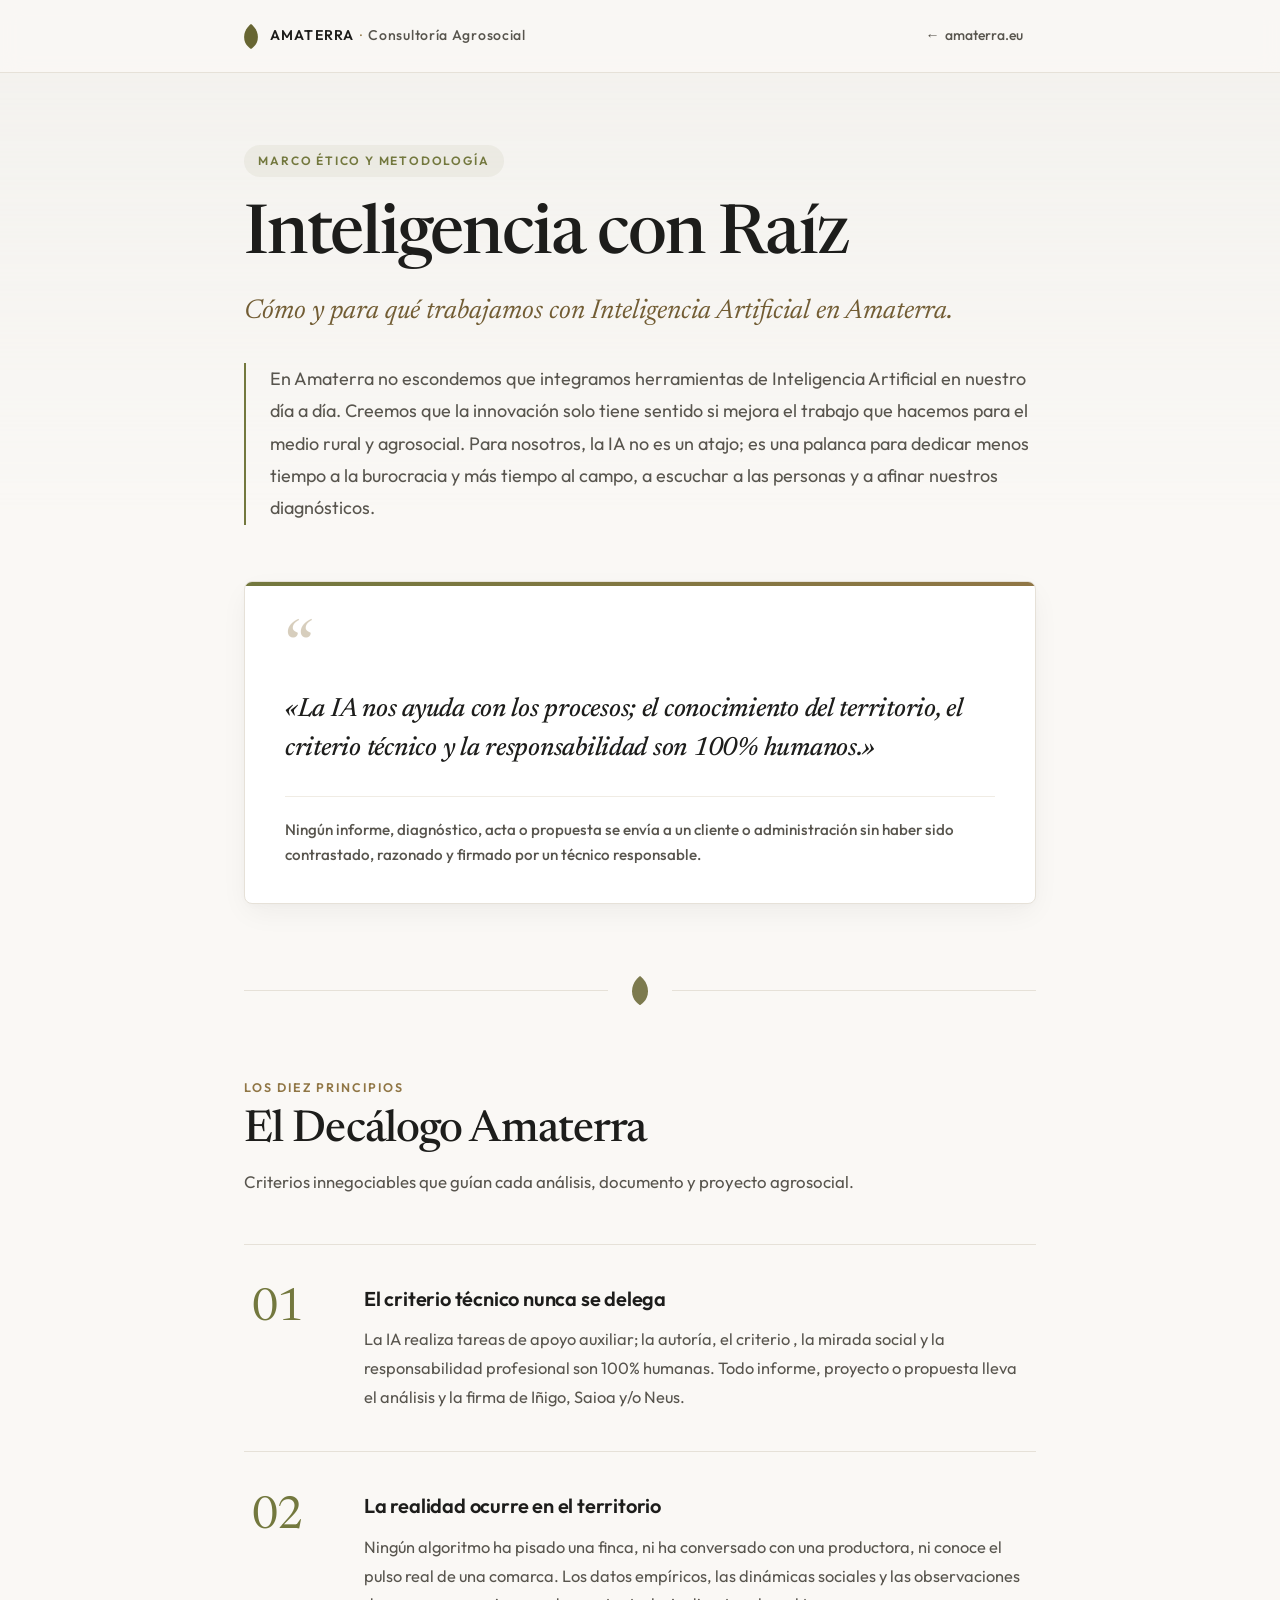
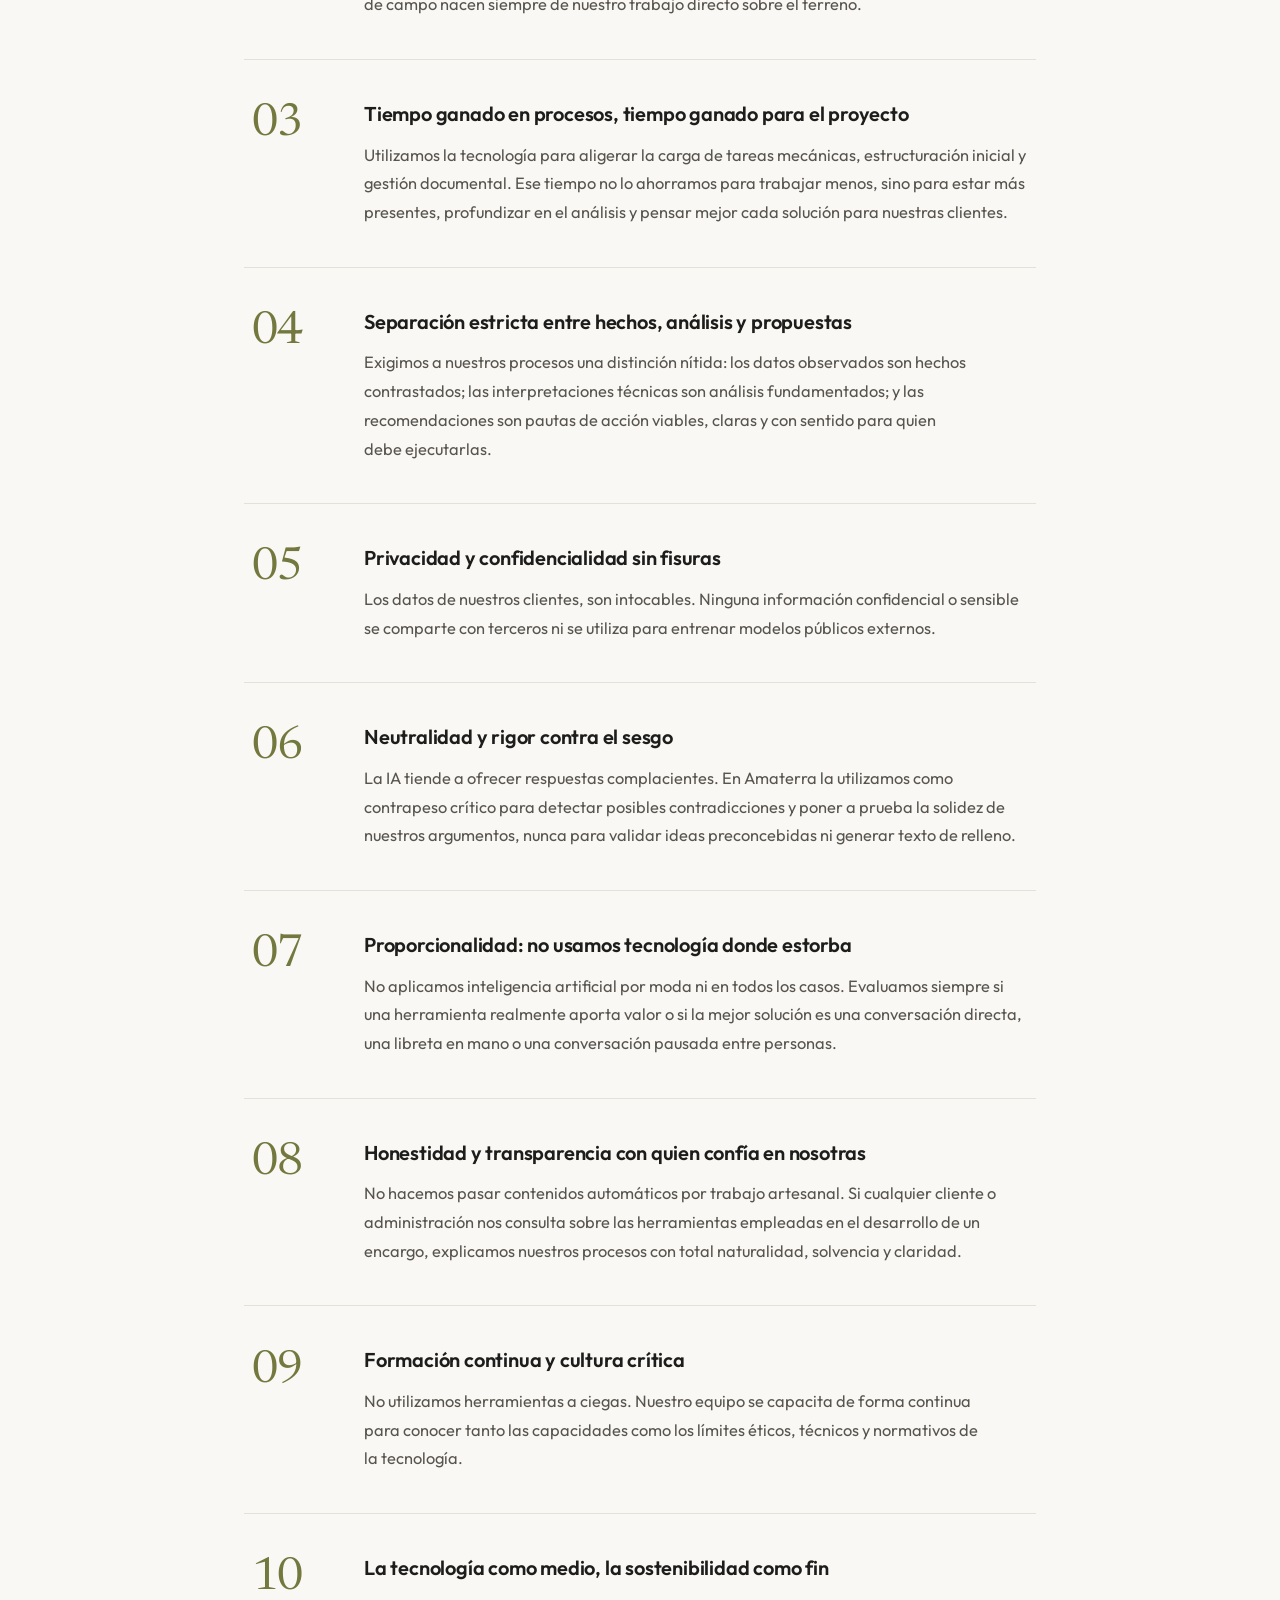
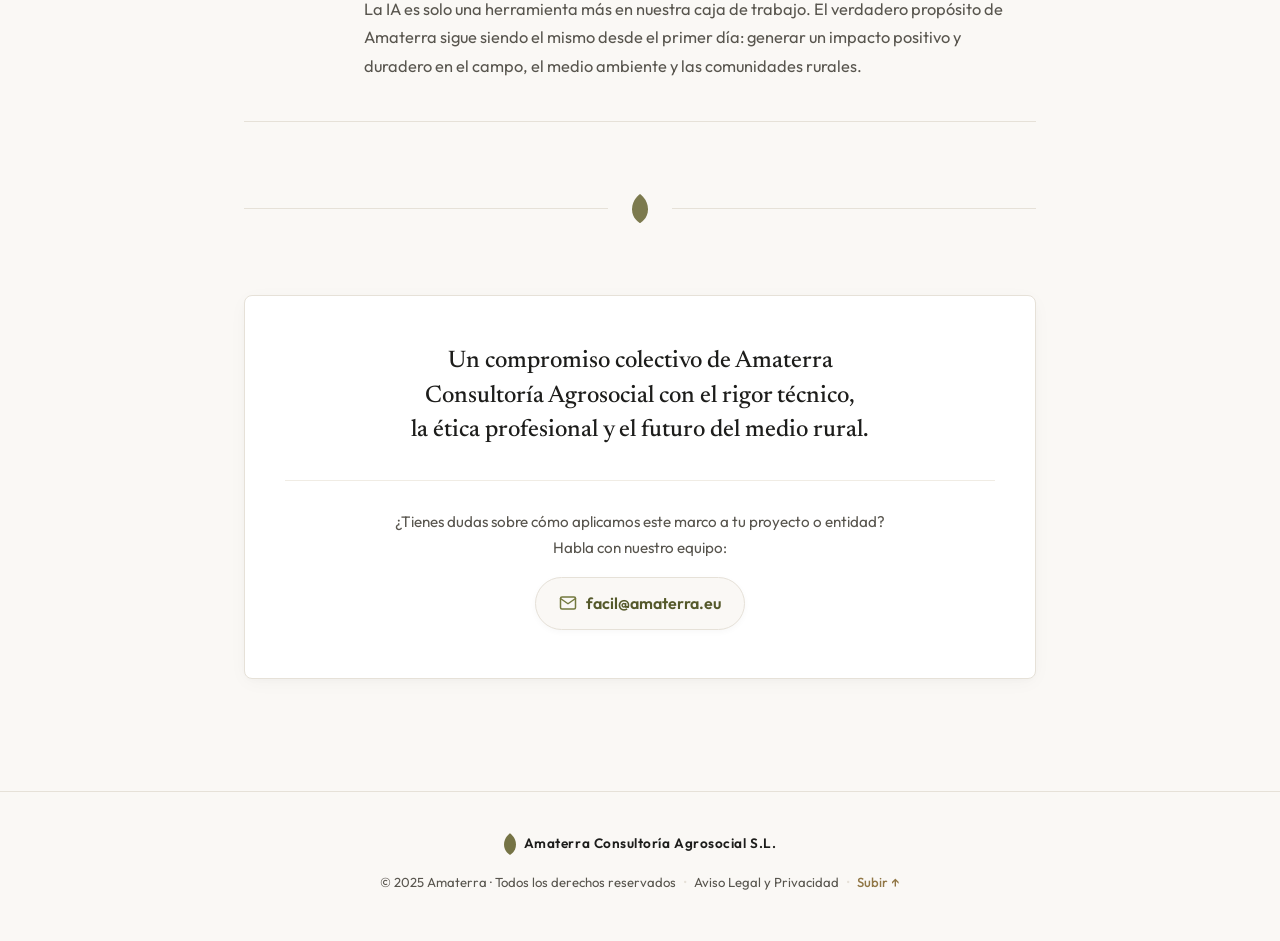
<file: decalogo_web/index.html>
<!DOCTYPE html>
<html lang="es">

<head>
  <meta charset="UTF-8">
  <meta name="viewport" content="width=device-width, initial-scale=1.0">
  <title>Inteligencia con Raíz · Decálogo de IA · Amaterra Consultoría Agrosocial</title>
  <meta name="description"
    content="Marco ético, metodología y decálogo de uso de Inteligencia Artificial en Amaterra Consultoría Agrosocial. La tecnología como medio, el criterio técnico y el territorio como fin.">

  <!-- Favicon corporativo -->
  <link rel="icon" type="image/svg+xml" href="hoja amaterra.svg">

  <!-- Tipografías Google Fonts: Newsreader (Serif Editorial) + Outfit (Sans-Serif Contemporánea) -->
  <link rel="preconnect" href="https://fonts.googleapis.com">
  <link rel="preconnect" href="https://fonts.gstatic.com" crossorigin>
  <link
    href="https://fonts.googleapis.com/css2?family=Newsreader:ital,opsz,wght@0,6..72,400;0,6..72,500;0,6..72,600;1,6..72,400;1,6..72,600&family=Outfit:wght@400;500;600;700&display=swap"
    rel="stylesheet">

  <!-- Hoja de estilos editorial -->
  <link rel="stylesheet" href="styles.css">
</head>

<body>

  <!-- Barra de progreso de lectura sutil -->
  <div class="reading-progress-bar" id="readingProgressBar" aria-hidden="true"></div>

  <!-- Fondo decorativo sutil en cabecera derivado de Rectangle 3.svg -->
  <div class="top-ambient-canvas" aria-hidden="true"></div>

  <!-- 1. CABECERA (Header) -->
  <header class="site-header">
    <div class="header-container">
      <a href="https://amaterra.eu" class="brand-link" title="Amaterra Consultoría Agrosocial">
        <img src="hoja amaterra.svg" alt="Isotipo Amaterra" class="logo-leaf" width="16" height="29">
        <span class="brand-name">AMATERRA <span class="brand-separator">·</span> <span class="brand-sub">Consultoría
            Agrosocial</span></span>
      </a>
      <a href="https://amaterra.eu" class="nav-back-link" title="Volver a la web principal de Amaterra">
        <span class="arrow-symbol">←</span> amaterra.eu
      </a>
    </div>
  </header>

  <!-- CONTENEDOR PRINCIPAL EDITORIAL (max-width: 840px) -->
  <main class="editorial-container" id="main-content">

    <!-- 2. BLOQUE HERO (Apertura) -->
    <section class="hero-block" aria-labelledby="hero-title">
      <div class="badge-wrapper">
        <span class="editorial-badge">Marco Ético y Metodología</span>
      </div>

      <h1 id="hero-title" class="hero-title">Inteligencia con Raíz</h1>

      <p class="hero-subtitle">Cómo y para qué trabajamos con Inteligencia Artificial en Amaterra.</p>

      <div class="hero-context">
        <p>
          En Amaterra no escondemos que integramos herramientas de Inteligencia Artificial en nuestro día a día. Creemos
          que la innovación solo tiene sentido si mejora el trabajo que hacemos para el medio rural y agrosocial. Para
          nosotros, la IA no es un atajo; es una palanca para dedicar menos tiempo a la burocracia y más tiempo al
          campo, a escuchar a las personas y a afinar nuestros diagnósticos.
        </p>
      </div>
    </section>

    <!-- 3. CITA DESTACADA / REGLA DE ORO (Blockquote de Manifiesto) -->
    <section class="golden-rule-section" aria-label="Regla de oro de Amaterra">
      <blockquote class="manifesto-card">
        <div class="quote-mark-icon" aria-hidden="true">“</div>
        <p class="quote-text">
          «La IA nos ayuda con los procesos; el conocimiento del territorio, el criterio técnico y la responsabilidad
          son 100% humanos.»
        </p>
        <footer class="quote-subtext">
          <p>
            Ningún informe, diagnóstico, acta o propuesta se envía a un cliente o administración sin haber sido
            contrastado, razonado y firmado por un técnico responsable.
          </p>
        </footer>
      </blockquote>
    </section>

    <!-- 4. SEPARADOR ORNAMENTAL -->
    <div class="ornamental-divider" role="separator" aria-label="Separador decorativo">
      <div class="divider-line"></div>
      <div class="divider-icon">
        <img src="hoja amaterra.svg" alt="" aria-hidden="true" width="16" height="29">
      </div>
      <div class="divider-line"></div>
    </div>

    <!-- 5. EL DECÁLOGO (Lista Numerada de Gran Formato) -->
    <section class="decalogue-section" aria-labelledby="decalogue-heading">
      <header class="section-intro">
        <span class="section-kicker">Los diez principios</span>
        <h2 id="decalogue-heading" class="section-heading">El Decálogo Amaterra</h2>
        <p class="section-desc">Criterios innegociables que guían cada análisis, documento y proyecto agrosocial.</p>
      </header>

      <ol class="decalogue-list">

        <!-- Punto 01 -->
        <li class="decalogue-item">
          <div class="item-number-col" aria-hidden="true">
            <span class="item-number">01</span>
          </div>
          <div class="item-content-col">
            <h3 class="item-title">El criterio técnico nunca se delega</h3>
            <p class="item-paragraph">
              La IA realiza tareas de apoyo auxiliar; la autoría, el criterio , la mirada social y la
              responsabilidad profesional son 100% humanas. Todo informe, proyecto o propuesta lleva el análisis
              y la firma de Iñigo, Saioa y/o Neus.
            </p>
          </div>
        </li>

        <!-- Punto 02 -->
        <li class="decalogue-item">
          <div class="item-number-col" aria-hidden="true">
            <span class="item-number">02</span>
          </div>
          <div class="item-content-col">
            <h3 class="item-title">La realidad ocurre en el territorio</h3>
            <p class="item-paragraph">
              Ningún algoritmo ha pisado una finca, ni ha conversado con una productora, ni conoce el pulso real de una
              comarca. Los datos empíricos, las dinámicas sociales y las observaciones de campo nacen siempre de nuestro
              trabajo directo sobre el terreno.
            </p>
          </div>
        </li>

        <!-- Punto 03 -->
        <li class="decalogue-item">
          <div class="item-number-col" aria-hidden="true">
            <span class="item-number">03</span>
          </div>
          <div class="item-content-col">
            <h3 class="item-title">Tiempo ganado en procesos, tiempo ganado para el proyecto</h3>
            <p class="item-paragraph">
              Utilizamos la tecnología para aligerar la carga de tareas mecánicas, estructuración inicial y gestión
              documental. Ese tiempo no lo ahorramos para trabajar menos, sino para estar más presentes, profundizar en
              el análisis y pensar mejor cada solución para nuestras clientes.
            </p>
          </div>
        </li>

        <!-- Punto 04 -->
        <li class="decalogue-item">
          <div class="item-number-col" aria-hidden="true">
            <span class="item-number">04</span>
          </div>
          <div class="item-content-col">
            <h3 class="item-title">Separación estricta entre hechos, análisis y propuestas</h3>
            <p class="item-paragraph">
              Exigimos a nuestros procesos una distinción nítida: los datos observados son hechos contrastados; las
              interpretaciones técnicas son análisis fundamentados; y las recomendaciones son pautas de acción viables,
              claras y con sentido para quien debe ejecutarlas.
            </p>
          </div>
        </li>

        <!-- Punto 05 -->
        <li class="decalogue-item">
          <div class="item-number-col" aria-hidden="true">
            <span class="item-number">05</span>
          </div>
          <div class="item-content-col">
            <h3 class="item-title">Privacidad y confidencialidad sin fisuras</h3>
            <p class="item-paragraph">
              Los datos de nuestros clientes, son intocables. Ninguna información confidencial o
              sensible se comparte con terceros ni se utiliza para entrenar modelos públicos externos.
            </p>
          </div>
        </li>

        <!-- Punto 06 -->
        <li class="decalogue-item">
          <div class="item-number-col" aria-hidden="true">
            <span class="item-number">06</span>
          </div>
          <div class="item-content-col">
            <h3 class="item-title">Neutralidad y rigor contra el sesgo</h3>
            <p class="item-paragraph">
              La IA tiende a ofrecer respuestas complacientes. En Amaterra la utilizamos como
              contrapeso crítico para detectar posibles contradicciones y poner a prueba la solidez de nuestros
              argumentos, nunca para validar ideas preconcebidas ni generar texto de relleno.
            </p>
          </div>
        </li>

        <!-- Punto 07 -->
        <li class="decalogue-item">
          <div class="item-number-col" aria-hidden="true">
            <span class="item-number">07</span>
          </div>
          <div class="item-content-col">
            <h3 class="item-title">Proporcionalidad: no usamos tecnología donde estorba</h3>
            <p class="item-paragraph">
              No aplicamos inteligencia artificial por moda ni en todos los casos. Evaluamos siempre si una herramienta
              realmente aporta valor o si la mejor solución es una conversación directa, una libreta en mano o una
              conversación pausada entre personas.
            </p>
          </div>
        </li>

        <!-- Punto 08 -->
        <li class="decalogue-item">
          <div class="item-number-col" aria-hidden="true">
            <span class="item-number">08</span>
          </div>
          <div class="item-content-col">
            <h3 class="item-title">Honestidad y transparencia con quien confía en nosotras</h3>
            <p class="item-paragraph">
              No hacemos pasar contenidos automáticos por trabajo artesanal. Si cualquier cliente o administración nos
              consulta sobre las herramientas empleadas en el desarrollo de un encargo, explicamos nuestros procesos con
              total naturalidad, solvencia y claridad.
            </p>
          </div>
        </li>

        <!-- Punto 09 -->
        <li class="decalogue-item">
          <div class="item-number-col" aria-hidden="true">
            <span class="item-number">09</span>
          </div>
          <div class="item-content-col">
            <h3 class="item-title">Formación continua y cultura crítica</h3>
            <p class="item-paragraph">
              No utilizamos herramientas a ciegas. Nuestro equipo se capacita de forma continua para conocer tanto las
              capacidades como los límites éticos, técnicos y normativos de la tecnología.
            </p>
          </div>
        </li>

        <!-- Punto 10 -->
        <li class="decalogue-item">
          <div class="item-number-col" aria-hidden="true">
            <span class="item-number">10</span>
          </div>
          <div class="item-content-col">
            <h3 class="item-title">La tecnología como medio, la sostenibilidad como fin</h3>
            <p class="item-paragraph">
              La IA es solo una herramienta más en nuestra caja de trabajo. El verdadero propósito de Amaterra sigue
              siendo el mismo desde el primer día: generar un impacto positivo y duradero en el campo, el medio ambiente
              y las comunidades rurales.
            </p>
          </div>
        </li>

      </ol>
    </section>

    <!-- SEPARADOR ORNAMENTAL FINAL -->
    <div class="ornamental-divider" role="separator" aria-hidden="true">
      <div class="divider-line"></div>
      <div class="divider-icon">
        <img src="hoja amaterra.svg" alt="" aria-hidden="true" width="16" height="29">
      </div>
      <div class="divider-line"></div>
    </div>

    <!-- 6. CIERRE Y CONTACTO -->
    <section class="closing-section" aria-labelledby="closing-title">
      <div class="closing-card">
        <p id="closing-title" class="closing-statement">
          Un compromiso colectivo de Amaterra Consultoría Agrosocial con el rigor técnico, la ética profesional y el
          futuro del medio rural.
        </p>

        <div class="contact-box">
          <p class="contact-prompt">
            ¿Tienes dudas sobre cómo aplicamos este marco a tu proyecto o entidad? Habla con nuestro equipo:
          </p>
          <a href="mailto:facil@amaterra.eu" class="contact-email-link">
            <svg class="email-icon" viewBox="0 0 24 24" width="18" height="18" fill="none" stroke="currentColor"
              stroke-width="2" stroke-linecap="round" stroke-linejoin="round" aria-hidden="true">
              <path d="M4 4h16c1.1 0 2 .9 2 2v12c0 1.1-.9 2-2 2H4c-1.1 0-2-.9-2-2V6c0-1.1.9-2 2-2z"></path>
              <polyline points="22,6 12,13 2,6"></polyline>
            </svg>
            <span>facil@amaterra.eu</span>
          </a>
        </div>
      </div>
    </section>

  </main>

  <!-- PIE DE PÁGINA (Footer) -->
  <footer class="site-footer">
    <div class="footer-container">
      <div class="footer-brand">
        <img src="hoja amaterra.svg" alt="Amaterra" class="footer-leaf" width="14" height="25">
        <span>Amaterra Consultoría Agrosocial S.L.</span>
      </div>
      <div class="footer-meta">
        <span>© 2025 Amaterra · Todos los derechos reservados</span>
        <span class="footer-dot">·</span>
        <a href="https://amaterra.eu/aviso-legal" class="footer-link">Aviso Legal y Privacidad</a>
        <span class="footer-dot">·</span>
        <a href="#main-content" class="footer-link back-to-top" title="Volver al inicio del manifiesto">Subir ↑</a>
      </div>
    </div>
  </footer>

  <!-- Script ligero y nativo para la barra de lectura sutil -->
  <script>
    (function () {
      const progressBar = document.getElementById('readingProgressBar');
      if (!progressBar) return;
      window.addEventListener('scroll', function () {
        const scrollTop = window.scrollY || document.documentElement.scrollTop;
        const docHeight = document.documentElement.scrollHeight - document.documentElement.clientHeight;
        const progress = docHeight > 0 ? (scrollTop / docHeight) * 100 : 0;
        progressBar.style.width = progress + '%';
      }, { passive: true });
    })();
  </script>

</body>

</html>
</file>
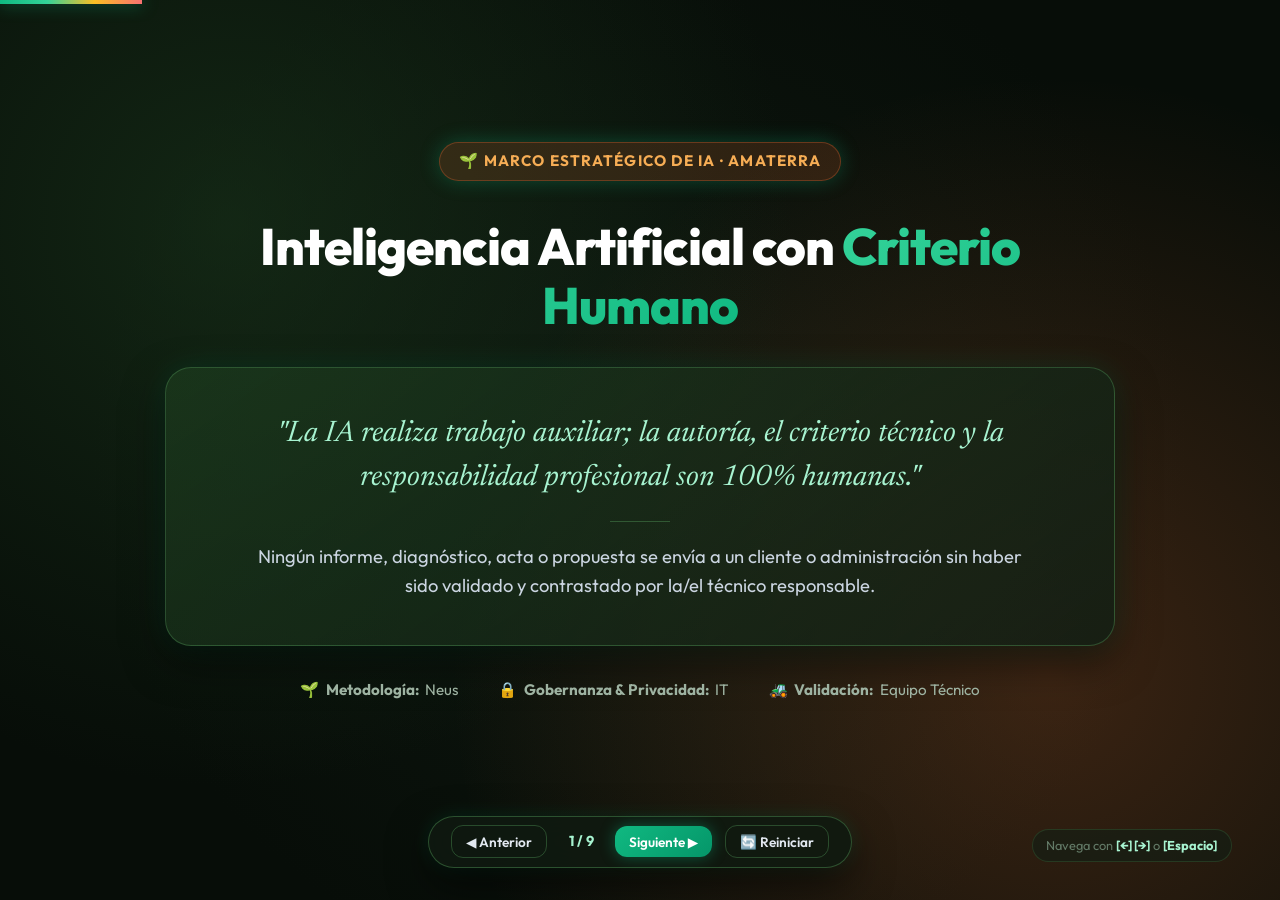
<file: idea/index.html>
<!DOCTYPE html>
<html lang="es">
<head>
  <meta charset="UTF-8">
  <meta name="viewport" content="width=device-width, initial-scale=1.0">
  <title>Marco Integral de Trabajo con IA · Amaterra Consultoría Agrosocial</title>
  <meta name="description" content="Estrategia, gobernanza, sistema editorial y herramientas interactivas de IA para el equipo de Amaterra Consultoría Agrosocial.">
  <link rel="preconnect" href="https://fonts.googleapis.com">
  <link rel="preconnect" href="https://fonts.gstatic.com" crossorigin>
  <link href="https://fonts.googleapis.com/css2?family=JetBrains+Mono:wght@400;600&family=Newsreader:ital,opsz,wght@0,6..72,400;0,6..72,700;1,6..72,400&family=Outfit:wght@400;500;600;700;800;900&display=swap" rel="stylesheet">
  <link rel="stylesheet" href="css/main.css">
  <link rel="stylesheet" href="css/components.css">
  <link rel="stylesheet" href="css/responsive.css">
</head>
<body>
  <div class="app-container">
    <!-- Progress Bar at the top -->
    <div id="presentation-progress-bar" class="presentation-progress-bar" style="width: 11.1%;"></div>

    <!-- PRESENTATION MODE (VISTA PRINCIPAL) -->
    <div class="presentation-overlay active" id="presentation-overlay" style="display: flex;">
      <div id="presentation-slide-content" class="presentation-slide-wrapper">
        <!-- Injected slide -->
      </div>
      <div class="presentation-controls">
        <button class="btn btn-outline" style="padding: 0.4rem 0.85rem;" onclick="AmaterraApp.exportTools.prevSlide()" title="Diapositiva anterior (o flecha izquierda)">◀ Anterior</button>
        <span id="presentation-slide-num" style="display: flex; align-items: center; font-weight: 700; font-size: 0.9rem; color: #a7f3d0; padding: 0 0.5rem;">1 / 9</span>
        <button class="btn btn-primary" style="padding: 0.4rem 0.85rem;" onclick="AmaterraApp.exportTools.nextSlide()" title="Siguiente diapositiva (o Espacio/flecha derecha)">Siguiente ▶</button>
        <button class="btn btn-outline" style="padding: 0.4rem 0.85rem;" onclick="AmaterraApp.exportTools.restart()" title="Reiniciar al inicio (tecla R)">🔄 Reiniciar</button>
      </div>
      <div class="presentation-nav-hint">
        <span>Navega con <strong>[←] [→]</strong> o <strong>[Espacio]</strong></span>
      </div>
    </div>

    <!-- DASHBOARD VIEW (Oculto para el equipo por ahora) -->
    <div id="dashboard-view" style="display: none;">
      <!-- Header -->
      <header class="app-header">
        <a href="#" class="brand-badge" onclick="AmaterraApp.switchTab('overview')">
          <div class="brand-logo-icon">
            <svg viewBox="0 0 24 24" fill="none" stroke="currentColor" stroke-width="2" stroke-linecap="round" stroke-linejoin="round">
              <path d="M12 2L2 7l10 5 10-5-10-5zM2 17l10 5 10-5M2 12l10 5 10-5"></path>
            </svg>
          </div>
          <div class="brand-text">
            <span class="brand-title">AMATERRA</span>
            <span class="brand-subtitle">Consultoría Agrosocial · Marco IA</span>
          </div>
        </a>

        <!-- Navigation Tabs -->
        <ul class="nav-tab-list">
          <li><button class="nav-tab-btn active" data-tab="overview">🌟 Estrategia</button></li>
          <li><button class="nav-tab-btn" data-tab="maturity">📶 3 Niveles</button></li>
          <li><button class="nav-tab-btn" data-tab="editorial">📐 Sistema Editorial</button></li>
          <li><button class="nav-tab-btn" data-tab="pipeline">🎙️ Pipeline Audio</button></li>
          <li><button class="nav-tab-btn" data-tab="decision">🧭 Árbol de Decisión</button></li>
          <li><button class="nav-tab-btn" data-tab="governance">🚦 Semáforo Datos</button></li>
          <li><button class="nav-tab-btn" data-tab="roles">👥 Roles & Ágil</button></li>
          <li><button class="nav-tab-btn" data-tab="roadmap">🗺️ Roadmap & Taller</button></li>
        </ul>

        <div class="header-actions">
          <button class="btn btn-primary" onclick="AmaterraApp.openPresentation()">📽️ Presentación</button>
        </div>
      </header>

      <!-- Main Content Area -->
      <main class="main-content">
        <!-- 1. OVERVIEW & STRATEGIC VISION -->
        <section id="section-overview" class="view-section active">
          <div class="golden-rule-banner">
            <div class="golden-rule-badge">Regla de Oro de Amaterra</div>
            <blockquote class="golden-rule-quote">
              "La IA realiza trabajo auxiliar; <strong>la autoría, el criterio técnico y la responsabilidad profesional son 100% humanas</strong>."
            </blockquote>
            <p class="golden-rule-sub">
              Ningún informe, diagnóstico, acta o propuesta se envía a un cliente o administración sin haber sido validado, contrastado y firmado por la/el técnico responsable de Amaterra.
            </p>
          </div>

          <div class="section-header">
            <span class="section-tag">Objetivo General</span>
            <h1 class="section-title">Marco de Adopción y Gobernanza de Inteligencia Artificial</h1>
            <p class="section-description">
              Diseñar una forma común, segura y útil de trabajar con IA en Amaterra que permita ahorrar tiempo en tareas mecánicas y elevar la calidad de los entregables sin sustituir jamás el criterio profesional, agrícola y social del equipo.
            </p>
          </div>

          <div class="grid-3" style="margin-top: 2rem;">
            <div class="card" style="border-top: 4px solid var(--color-emerald); cursor: pointer;" onclick="AmaterraApp.switchTab('editorial')">
              <div class="card-header">
                <span class="badge badge-green">Proyecto 1</span>
                <span style="font-size: 1.3rem;">📐</span>
              </div>
              <h3 class="card-title">Sistema Editorial & Estilo Amaterriense</h3>
              <p style="font-size: 0.88rem; margin: 0.5rem 0 1rem; color: var(--text-muted);">
                Alinea el ADN de Amaterra con los criterios clave del Estilo Amaterriense para informes técnicos excelentes y auto-revisión ágil.
              </p>
              <span class="btn btn-outline" style="width: 100%;">Probar Evaluador Editorial →</span>
            </div>

            <div class="card" style="border-top: 4px solid var(--color-terracotta); cursor: pointer;" onclick="AmaterraApp.switchTab('pipeline')">
              <div class="card-header">
                <span class="badge badge-terracotta">Proyecto 2</span>
                <span style="font-size: 1.3rem;">🎙️</span>
              </div>
              <h3 class="card-title">Generador de Actas de Audio</h3>
              <p style="font-size: 0.88rem; margin: 0.5rem 0 1rem; color: var(--text-muted);">
                Pipeline de visitas de campo (.mp3 bilingüe con ruido y jerga de campo ➔ borrador de acta maquetada estructurada).
              </p>
              <span class="btn btn-outline" style="width: 100%;">Abrir Simulador de Audio →</span>
            </div>

            <div class="card" style="border-top: 4px solid #3b82f6; cursor: pointer;" onclick="AmaterraApp.switchTab('decision')">
              <div class="card-header">
                <span class="badge badge-blue">Técnicos</span>
                <span style="font-size: 1.3rem;">🧭</span>
              </div>
              <h3 class="card-title">Matriz de Decisión Rápida</h3>
              <p style="font-size: 0.88rem; margin: 0.5rem 0 1rem; color: var(--text-muted);">
                Asistente guiado interactivo para determinar en 3 pasos si usar IA, qué nivel corresponde y la seguridad de los datos.
              </p>
              <span class="btn btn-outline" style="width: 100%;">Iniciar Árbol de Decisión →</span>
            </div>
          </div>

          <div style="margin-top: 3rem;">
            <h2 style="margin-bottom: 1rem; font-size: 1.4rem;">Las Tres Capas del Documento Técnico</h2>
            <div class="layers-visualizer">
              <div class="doc-layer-box layer-1-human">
                <div class="doc-layer-header">
                  <span class="doc-layer-title">🌱 Capa 1: Contenido</span>
                  <span class="badge badge-terracotta">100% Humano</span>
                </div>
                <p style="font-size: 0.92rem; color: var(--text-main);">Datos de clientes, entrevistas de campo y fuentes reales observadas in situ.</p>
              </div>
              <div class="doc-layer-box layer-2-reasoning">
                <div class="doc-layer-header">
                  <span class="doc-layer-title">🔍 Capa 2: Razonamiento</span>
                  <span class="badge badge-amber">Revisión Crítica (IA)</span>
                </div>
                <p style="font-size: 0.92rem; color: var(--text-main);">Control de calidad argumental: detectar contradicciones, huecos en las conclusiones y validar la solidez del informe.</p>
              </div>
              <div class="doc-layer-box layer-3-communication">
                <div class="doc-layer-header">
                  <span class="doc-layer-title">✍️ Capa 3: Comunicación</span>
                  <span class="badge badge-green">Facilitador IA</span>
                </div>
                <p style="font-size: 0.92rem; color: var(--text-main);">Estructura, adaptación de registro según destinatario (ayuntamientos, CCAA, cooperativas) y claridad.</p>
              </div>
            </div>
          </div>
        </section>

        <!-- 2. MATURITY LEVELS -->
        <section id="section-maturity" class="view-section">
          <div class="section-header">
            <span class="section-tag">Modelo de Madurez</span>
            <h1 class="section-title">Los 3 Niveles de Relación con la IA</h1>
            <p class="section-description">
              Evolución progresiva desde la autonomía individual del técnico hasta la automatización supervisada de procesos técnicos complejos.
            </p>
          </div>

          <div class="maturity-pyramid-container" id="maturity-levels-list"></div>
        </section>

        <!-- 3. EDITORIAL SYSTEM & RUBRIC EVALUATOR -->
        <section id="section-editorial" class="view-section">
          <div class="section-header">
            <span class="section-tag">Zoom Metodológico (Nivel 2)</span>
            <h1 class="section-title">El Sistema Editorial: Estilo Amaterriense</h1>
            <p class="section-description">
              El Nivel 2 es el núcleo de la consultoría: <strong>no busca que la IA clone el estilo de una persona, sino convertir el criterio de excelencia de Amaterra en un estándar compartido.</strong>
            </p>
          </div>

          <div class="rubric-evaluator-wrapper">
            <div class="evaluator-top-bar">
              <div>
                <h3 style="font-size: 1.25rem; color: var(--text-main); margin-bottom: 0.25rem;">🛠️ Evaluador Editorial de Informes Técnicos</h3>
                <p style="font-size: 0.85rem; color: var(--text-muted);">Auditoría interactiva en tiempo real sobre los 6 criterios de ejemplo del Estilo Amaterriense.</p>
              </div>
              
              <div class="sample-selector">
                <label for="rubric-sample-select" style="font-size: 0.85rem; color: var(--text-muted); font-weight: 600;">Cargar ejemplo:</label>
                <select id="rubric-sample-select" class="select-input"></select>
              </div>
            </div>

            <div style="display: flex; justify-content: space-between; align-items: center; margin-bottom: 1.25rem; flex-wrap: wrap; gap: 1rem;">
              <div class="score-meter">
                <div class="score-circle" id="rubric-score-val">0%</div>
                <div>
                  <div style="font-size: 0.78rem; text-transform: uppercase; color: var(--text-faint); font-weight: 700;">Cumplimiento ADN Amaterra</div>
                  <div id="rubric-score-status" style="font-size: 0.9rem; font-weight: 600; color: var(--text-main);">Evaluando documento...</div>
                </div>
              </div>

              <div style="display: flex; gap: 0.5rem;">
                <button class="btn btn-outline" onclick="AmaterraApp.evaluator.loadSample('perfect')">✨ Caso Óptimo</button>
                <button class="btn btn-outline" onclick="AmaterraApp.evaluator.loadSample('flawed')">⚠️ Caso con Errores</button>
              </div>
            </div>

            <div class="editor-split-view">
              <div class="text-editor-box">
                <div style="font-size: 0.82rem; font-weight: 700; color: var(--text-muted); margin-bottom: 0.5rem; text-transform: uppercase;">
                  Borrador del Documento Técnico
                </div>
                <textarea id="rubric-input-text" placeholder="Pega aquí el informe o borrador técnico..."></textarea>
              </div>

              <div>
                <div style="font-size: 0.82rem; font-weight: 700; color: var(--text-muted); margin-bottom: 0.5rem; text-transform: uppercase;">
                  Estilo Amaterriense (6 Criterios de Ejemplo)
                </div>
                <div class="rubric-checklist" id="rubric-checklist-container"></div>
              </div>
            </div>
          </div>
        </section>

        <!-- 4. AUDIO PIPELINE SIMULATOR -->
        <section id="section-pipeline" class="view-section">
          <div class="section-header">
            <span class="section-tag">Proyecto 2 · Automatización (Nivel 3)</span>
            <h1 class="section-title">Generador de Actas de Campo desde Audio (.mp3)</h1>
            <p class="section-description">
              Convertir audios de visita de campo en borrador de acta maquetada estructurada resolviendo bilingüismo, ruido acústico y jerga agrosocial.
            </p>
          </div>

          <div class="audio-pipeline-container">
            <div class="audio-controls-panel">
              <div style="display: flex; align-items: center; gap: 1rem; flex-wrap: wrap;">
                <label for="audio-scenario-select" style="font-size: 0.85rem; font-weight: 700; color: var(--text-main);">Escenario de Audio:</label>
                <select id="audio-scenario-select" class="select-input"></select>
              </div>

              <div style="display: flex; align-items: center; gap: 0.75rem; flex-wrap: wrap;">
                <button id="audio-noise-filter-btn" class="btn btn-primary" style="font-size: 0.82rem;">🛡️ Filtro de Ruido: ACTIVO</button>
                <button id="audio-play-btn" class="btn btn-outline">▶️ Reproducir Simulación</button>
                <button id="audio-run-pipeline-btn" class="btn btn-terracotta">⚡ Procesar Pipeline IT</button>
              </div>
            </div>

            <div id="audio-scenario-meta" style="display: flex; gap: 0.6rem; flex-wrap: wrap; margin-bottom: 1.25rem;"></div>
            <div class="waveform-display" id="audio-waveform-canvas"></div>
            <div style="display: flex; justify-content: space-between; font-size: 0.8rem; color: var(--text-faint); margin-top: -1rem; margin-bottom: 1.5rem; padding: 0 0.5rem;">
              <span>00:00:00</span>
              <span id="audio-time-counter">00:00:00</span>
            </div>

            <div class="pipeline-steps-flow">
              <div class="pipeline-step-box" id="pipeline-step-1">
                <div class="step-num-pill">1</div>
                <strong style="font-size: 0.88rem; color: var(--text-main);">Ingesta de Audio</strong>
                <span style="font-size: 0.75rem; color: var(--text-muted);">Carga .mp3 desde móvil en campo</span>
              </div>
              <div class="pipeline-step-box" id="pipeline-step-2">
                <div class="step-num-pill">2</div>
                <strong style="font-size: 0.88rem; color: var(--text-main);">Aislamiento & Bilingüismo</strong>
                <span style="font-size: 0.75rem; color: var(--text-muted);">Filtro de viento y traducción simultánea</span>
              </div>
              <div class="pipeline-step-box" id="pipeline-step-3">
                <div class="step-num-pill">3</div>
                <strong style="font-size: 0.88rem; color: var(--text-main);">Extracción de Jerga</strong>
                <span style="font-size: 0.75rem; color: var(--text-muted);">Parcelas, patógenos y materias activas</span>
              </div>
              <div class="pipeline-step-box active" id="pipeline-step-4">
                <div class="step-num-pill">4</div>
                <strong style="font-size: 0.88rem; color: var(--text-main);">Acta Maquetada</strong>
                <span style="font-size: 0.75rem; color: var(--text-muted);">Borrador estructurado para firma del técnico</span>
              </div>
            </div>

            <div class="grid-2">
              <div>
                <div class="card" style="margin-bottom: 1.25rem;">
                  <h4 style="font-size: 0.95rem; margin-bottom: 0.75rem; color: var(--text-main);">🗣️ Transcripción en Bruto (Mezcla Idiomática)</h4>
                  <div id="audio-raw-snippet"></div>
                </div>

                <div class="card">
                  <h4 style="font-size: 0.95rem; margin-bottom: 0.75rem; color: var(--text-main);">🏷️ Entidades Agronómicas Identificadas</h4>
                  <div id="audio-entities-chips"></div>
                </div>
              </div>

              <div>
                <div class="minute-preview-paper" id="audio-minute-rendered"></div>
              </div>
            </div>
          </div>
        </section>

        <!-- 5. DECISION TREE WIZARD -->
        <section id="section-decision" class="view-section">
          <div class="section-header">
            <span class="section-tag">Guía de Decisión Rápida</span>
            <h1 class="section-title">Matriz de Decisión para el Técnico</h1>
            <p class="section-description">
              ¿Tienes una tarea entre manos? Responde las preguntas para conocer al instante si puedes usar IA, qué nivel aplicar y las salvaguardas requeridas.
            </p>
          </div>

          <div class="wizard-box">
            <div id="decision-wizard-content"></div>
          </div>
        </section>

        <!-- 6. GOVERNANCE & DATA SEMAPHORE -->
        <section id="section-governance" class="view-section">
          <div class="section-header">
            <span class="section-tag">Seguridad y Privacidad</span>
            <h1 class="section-title">Gobernanza y Semáforo de Datos</h1>
            <p class="section-description">
              Clasificación obligatoria del riesgo de la información y salvaguardas técnicas corporativas.
            </p>
          </div>

          <div class="grid-3" id="governance-semaphore-grid"></div>
        </section>

        <!-- 7. ROLES & AGILE CYCLE -->
        <section id="section-roles" class="view-section">
          <div class="section-header">
            <span class="section-tag">Organización y Flujo</span>
            <h1 class="section-title">Reparto de Roles y Circuito Operativo Ágil</h1>
            <p class="section-description">
              Coordinación fluida entre la metodología de Neus, la validación del equipo técnico y la gobernanza de IT.
            </p>
          </div>

          <div class="roles-grid" id="roles-grid-container"></div>
          <div id="antipatterns-container"></div>
        </section>

        <!-- 8. ROADMAP & TEAM WORKSHOP -->
        <section id="section-roadmap" class="view-section">
          <div class="section-header">
            <span class="section-tag">Despliegue y Dinámica</span>
            <h1 class="section-title">Roadmap de Implementación y Sesión de Equipo</h1>
            <p class="section-description">
              Hoja de ruta estructurada en fases y banco de preguntas reflexivas para dinamizar el taller con el equipo.
            </p>
          </div>

          <div class="roadmap-flow" id="roadmap-flow-container"></div>
          <div class="workshop-questions-grid" id="workshop-questions-container"></div>
        </section>
      </main>

      <!-- Footer -->
      <footer class="app-footer">
        <div class="footer-content">
          <div>
            <strong>Amaterra Consultoría Agrosocial</strong> · Marco Integral de Trabajo con IA v1.0.0
            <div style="font-size: 0.78rem; color: var(--text-faint); margin-top: 0.25rem;">
              Liderazgo metodológico: Neus · Gobernanza e infraestructura: IT & Digital Strategy
            </div>
          </div>
          <div class="footer-tags">
            <span>🌱 Criterio Humano 100%</span>
            <span>🔒 Zero Data Retention</span>
            <span>⚖️ Estilo Amaterriense</span>
          </div>
        </div>
      </footer>
    </div><!-- /dashboard-view -->
  </div>

  <!-- Scripts -->
  <script src="js/data.js"></script>
  <script src="js/rubric-evaluator.js"></script>
  <script src="js/audio-pipeline.js"></script>
  <script src="js/decision-wizard.js"></script>
  <script src="js/export-tools.js"></script>
  <script src="js/app.js"></script>
</body>
</html>
</file>
<file: decalogo_web/styles.css>
/* ==========================================================================
   AMATERRA CONSULTORÍA AGROSOCIAL · MANIFIESTO EDITORIAL & DECÁLOGO IA
   Dirección de Arte y Sistema de Diseño Editorial Web
   ========================================================================== */

/* --------------------------------------------------------------------------
   1. VARIABLES DE COLOR Y TOKENS DE DISEÑO (:root)
   -------------------------------------------------------------------------- */
:root {
  /* Paleta cromática corporativa requerida */
  --color-fondo: #FAF8F5;              /* Tono hueso / papel cálido (derivado de Rectangle 3) */
  --color-tarjeta: #FFFFFF;            /* Blanco puro para cajas destacadas */
  --color-texto-principal: #1D1D1B;    /* Carbón oscuro para máxima legibilidad (contraste AA/AAA) */
  --color-texto-secundario: #58554E;   /* Gris cálido terroso para párrafos y lectura */
  --color-oliva-amaterra: #73783E;     /* Verde oliva corporativo (extraído de hoja amaterra.svg) */
  --color-oliva-profundo: #55592B;     /* Oliva más oscuro para hover y contrastes altos */
  --color-tierra: #907645;             /* Acento tierra / dorado suave */
  --color-tierra-profundo: #725D34;    /* Tierra profundo para detalles */
  --color-borde: #E6E1D8;              /* Líneas sutiles de separación editorial */
  --color-borde-suave: #F0ECE4;        /* Separador ultra-tenue */
  --color-soporte-svg: #E6E6E1;        /* Color plano de Rectangle 3.svg */

  /* Capas y acentos suaves */
  --color-acento-oliva-soft: rgba(115, 120, 62, 0.07);
  --color-acento-tierra-soft: rgba(144, 118, 69, 0.08);

  /* Sombras inspiradas en papel editorial */
  --sombra-papel-suave: 0 4px 20px -2px rgba(29, 29, 27, 0.04), 0 2px 6px -1px rgba(29, 29, 27, 0.02);
  --sombra-tarjeta: 0 10px 30px -4px rgba(29, 29, 27, 0.06), 0 2px 8px -2px rgba(29, 29, 27, 0.03);
  --sombra-hover: 0 16px 36px -6px rgba(29, 29, 27, 0.08), 0 4px 12px -2px rgba(29, 29, 27, 0.04);

  /* Tipografías */
  --font-serif: 'Newsreader', 'EB Garamond', Georgia, 'Times New Roman', serif;
  --font-sans: 'Outfit', -apple-system, BlinkMacSystemFont, 'Segoe UI', Roboto, sans-serif;

  /* Estructura editorial */
  --max-width-editorial: 840px;
  --header-height: 72px;
  --radio-suave: 8px;
  --radio-pildora: 9999px;
  --transicion-base: 0.25s cubic-bezier(0.16, 1, 0.3, 1);
}

/* --------------------------------------------------------------------------
   2. RESET Y BASES TIPOGRÁFICAS
   -------------------------------------------------------------------------- */
*, *::before, *::after {
  box-sizing: border-box;
  margin: 0;
  padding: 0;
}

html {
  font-size: 16px;
  scroll-behavior: smooth;
  background-color: var(--color-fondo);
  color: var(--color-texto-principal);
  -webkit-font-smoothing: antialiased;
  -moz-osx-font-smoothing: grayscale;
  text-rendering: optimizeLegibility;
}

body {
  font-family: var(--font-sans);
  font-weight: 400;
  line-height: 1.7;
  color: var(--color-texto-secundario);
  background-color: var(--color-fondo);
  position: relative;
  min-height: 100vh;
  display: flex;
  flex-direction: column;
}

/* Selección de texto refinada */
::selection {
  background-color: var(--color-oliva-amaterra);
  color: #FFFFFF;
}

/* Enlaces base */
a {
  color: inherit;
  text-decoration: none;
  transition: color var(--transicion-base), border-color var(--transicion-base);
}

/* Focos accesibles visibles */
a:focus-visible, button:focus-visible {
  outline: 2px solid var(--color-oliva-amaterra);
  outline-offset: 3px;
  border-radius: 4px;
}

/* --------------------------------------------------------------------------
   3. ELEMENTOS DECORATIVOS DE FONDO (Rectangle 3.svg)
   -------------------------------------------------------------------------- */
.top-ambient-canvas {
  position: absolute;
  top: 0;
  left: 0;
  right: 0;
  height: 520px;
  background-image: url('Rectangle 3.svg');
  background-repeat: no-repeat;
  background-size: cover;
  background-position: top center;
  opacity: 0.45;
  pointer-events: none;
  z-index: 0;
  mask-image: linear-gradient(to bottom, rgba(0,0,0,0.85) 0%, rgba(0,0,0,0.3) 65%, transparent 100%);
  -webkit-mask-image: linear-gradient(to bottom, rgba(0,0,0,0.85) 0%, rgba(0,0,0,0.3) 65%, transparent 100%);
}

/* Barra sutil de progreso de lectura */
.reading-progress-bar {
  position: fixed;
  top: 0;
  left: 0;
  height: 3px;
  width: 0%;
  background: linear-gradient(90deg, var(--color-oliva-amaterra), var(--color-tierra));
  z-index: 1000;
  transition: width 0.1s ease-out;
}

/* --------------------------------------------------------------------------
   4. CABECERA (Header)
   -------------------------------------------------------------------------- */
.site-header {
  position: sticky;
  top: 0;
  z-index: 900;
  background-color: rgba(250, 248, 245, 0.92);
  backdrop-filter: blur(10px);
  -webkit-backdrop-filter: blur(10px);
  border-bottom: 1px solid var(--color-borde);
  transition: background-color var(--transicion-base), border-color var(--transicion-base);
}

.header-container {
  max-width: var(--max-width-editorial);
  margin: 0 auto;
  padding: 0 1.5rem;
  height: var(--header-height);
  display: flex;
  align-items: center;
  justify-content: space-between;
}

.brand-link {
  display: flex;
  align-items: center;
  gap: 0.75rem;
  color: var(--color-texto-principal);
  font-family: var(--font-sans);
  letter-spacing: 0.04em;
}

.logo-leaf {
  width: 14px;
  height: 25px;
  display: block;
  flex-shrink: 0;
  transition: transform var(--transicion-base);
}

.brand-link:hover .logo-leaf {
  transform: rotate(-6deg) scale(1.08);
}

.brand-name {
  font-weight: 600;
  font-size: 0.88rem;
  letter-spacing: 0.08em;
  text-transform: uppercase;
  color: var(--color-texto-principal);
  display: flex;
  align-items: center;
  gap: 0.35rem;
}

.brand-separator {
  color: var(--color-tierra);
  font-weight: 400;
}

.brand-sub {
  font-weight: 500;
  letter-spacing: 0.05em;
  color: var(--color-texto-secundario);
  text-transform: none;
}

.nav-back-link {
  font-size: 0.875rem;
  font-weight: 500;
  color: var(--color-texto-secundario);
  padding: 0.4rem 0.75rem;
  border-radius: var(--radio-pildora);
  border: 1px solid transparent;
  display: inline-flex;
  align-items: center;
  gap: 0.35rem;
  transition: all var(--transicion-base);
}

.nav-back-link .arrow-symbol {
  font-family: -apple-system, BlinkMacSystemFont, sans-serif;
  transition: transform var(--transicion-base);
}

.nav-back-link:hover {
  color: var(--color-texto-principal);
  border-color: var(--color-borde);
  background-color: rgba(255, 255, 255, 0.6);
}

.nav-back-link:hover .arrow-symbol {
  transform: translateX(-3px);
}

/* --------------------------------------------------------------------------
   5. CONTENEDOR EDITORIAL CENTRAL (max-width: 840px)
   -------------------------------------------------------------------------- */
.editorial-container {
  max-width: var(--max-width-editorial);
  width: 100%;
  margin: 0 auto;
  padding: 3.5rem 1.5rem 5rem;
  position: relative;
  z-index: 10;
  flex: 1;
}

/* --------------------------------------------------------------------------
   6. BLOQUE HERO (Apertura)
   -------------------------------------------------------------------------- */
.hero-block {
  text-align: left;
  margin-bottom: 3.5rem;
  padding-top: 1rem;
}

.badge-wrapper {
  margin-bottom: 1.5rem;
}

.editorial-badge {
  display: inline-block;
  font-family: var(--font-sans);
  font-size: 0.75rem;
  font-weight: 600;
  text-transform: uppercase;
  letter-spacing: 0.15em;
  color: var(--color-oliva-amaterra);
  background-color: var(--color-acento-oliva-soft);
  border: 1px solid var(--color-acento-borde);
  padding: 0.35rem 0.9rem;
  border-radius: var(--radio-pildora);
}

.hero-title {
  font-family: var(--font-serif);
  font-size: clamp(2.75rem, 6vw, 4.25rem);
  font-weight: 500;
  line-height: 1.08;
  letter-spacing: -0.025em;
  color: var(--color-texto-principal);
  margin-bottom: 1.25rem;
  text-wrap: balance;
}

.hero-subtitle {
  font-family: var(--font-serif);
  font-style: italic;
  font-size: clamp(1.25rem, 2.8vw, 1.7rem);
  font-weight: 400;
  line-height: 1.35;
  color: var(--color-tierra-profundo);
  margin-bottom: 2rem;
  text-wrap: balance;
}

.hero-context {
  font-size: 1.125rem;
  line-height: 1.8;
  color: var(--color-texto-secundario);
  border-left: 2px solid var(--color-oliva-amaterra);
  padding-left: 1.5rem;
  margin-top: 1.5rem;
}

.hero-context p {
  margin: 0;
}

/* --------------------------------------------------------------------------
   7. CITA DESTACADA / REGLA DE ORO (Blockquote de Manifiesto)
   -------------------------------------------------------------------------- */
.golden-rule-section {
  margin: 3.5rem 0;
}

.manifesto-card {
  background-color: var(--color-tarjeta);
  border: 1px solid var(--color-borde);
  border-radius: var(--radio-suave);
  padding: 2.75rem 2.5rem 2.25rem;
  box-shadow: var(--sombra-tarjeta);
  position: relative;
  overflow: hidden;
  transition: transform var(--transicion-base), box-shadow var(--transicion-base);
}

.manifesto-card::before {
  content: '';
  position: absolute;
  top: 0;
  left: 0;
  right: 0;
  height: 4px;
  background: linear-gradient(90deg, var(--color-oliva-amaterra) 0%, var(--color-tierra) 100%);
}

.manifesto-card:hover {
  transform: translateY(-2px);
  box-shadow: var(--sombra-hover);
}

.quote-mark-icon {
  font-family: var(--font-serif);
  font-size: 4.5rem;
  line-height: 0.8;
  color: var(--color-tierra);
  opacity: 0.35;
  margin-bottom: 0.5rem;
  user-select: none;
}

.quote-text {
  font-family: var(--font-serif);
  font-style: italic;
  font-weight: 500;
  font-size: clamp(1.28rem, 2.6vw, 1.65rem);
  line-height: 1.45;
  color: var(--color-texto-principal);
  letter-spacing: -0.01em;
  margin-bottom: 1.75rem;
  text-wrap: pretty;
}

.quote-subtext {
  border-top: 1px solid var(--color-borde-suave);
  padding-top: 1.25rem;
}

.quote-subtext p {
  font-family: var(--font-sans);
  font-size: 0.95rem;
  font-weight: 500;
  line-height: 1.65;
  color: var(--color-texto-secundario);
  margin: 0;
}

/* --------------------------------------------------------------------------
   8. SEPARADOR ORNAMENTAL
   -------------------------------------------------------------------------- */
.ornamental-divider {
  display: flex;
  align-items: center;
  justify-content: center;
  gap: 1.5rem;
  margin: 4.5rem 0;
  width: 100%;
}

.divider-line {
  flex: 1;
  height: 1px;
  background-color: var(--color-borde);
}

.divider-icon {
  display: flex;
  align-items: center;
  justify-content: center;
  opacity: 0.85;
}

.divider-icon img {
  width: 16px;
  height: 29px;
  display: block;
}

/* --------------------------------------------------------------------------
   9. EL DECÁLOGO (Lista Numerada de Gran Formato)
   -------------------------------------------------------------------------- */
.decalogue-section {
  margin: 2rem 0 4rem;
}

.section-intro {
  margin-bottom: 3rem;
  text-align: left;
}

.section-kicker {
  display: block;
  font-size: 0.78rem;
  font-weight: 600;
  text-transform: uppercase;
  letter-spacing: 0.16em;
  color: var(--color-tierra);
  margin-bottom: 0.5rem;
}

.section-heading {
  font-family: var(--font-serif);
  font-size: clamp(2rem, 4vw, 2.75rem);
  font-weight: 500;
  line-height: 1.15;
  letter-spacing: -0.02em;
  color: var(--color-texto-principal);
  margin-bottom: 0.75rem;
}

.section-desc {
  font-size: 1.05rem;
  color: var(--color-texto-secundario);
  line-height: 1.6;
}

/* Lista numerada editorial */
.decalogue-list {
  list-style: none;
  padding: 0;
  margin: 0;
  border-top: 1px solid var(--color-borde);
}

.decalogue-item {
  display: grid;
  grid-template-columns: 80px 1fr;
  column-gap: 2rem;
  padding: 2.5rem 0.5rem;
  border-bottom: 1px solid var(--color-borde);
  position: relative;
  transition: background-color var(--transicion-base), transform var(--transicion-base);
}

.decalogue-item:hover {
  background-color: rgba(255, 255, 255, 0.45);
}

/* Columna del Número */
.item-number-col {
  padding-top: 0.2rem;
}

.item-number {
  font-family: var(--font-serif);
  font-size: 2.85rem;
  font-weight: 400;
  line-height: 0.95;
  letter-spacing: -0.03em;
  color: var(--color-oliva-amaterra);
  display: block;
  user-select: none;
  transition: color var(--transicion-base), transform var(--transicion-base);
}

.decalogue-item:hover .item-number {
  color: var(--color-tierra);
  transform: translateY(-1px);
}

/* Columna del Contenido */
.item-content-col {
  display: flex;
  flex-direction: column;
}

.item-title {
  font-family: var(--font-sans);
  font-size: 1.25rem;
  font-weight: 600;
  line-height: 1.35;
  color: var(--color-texto-principal);
  margin-bottom: 0.85rem;
  letter-spacing: -0.01em;
}

.item-paragraph {
  font-size: 1.025rem;
  line-height: 1.75;
  color: var(--color-texto-secundario);
  margin: 0;
  text-wrap: pretty;
}

.item-paragraph em {
  font-style: italic;
  color: var(--color-texto-principal);
  font-weight: 500;
}

/* --------------------------------------------------------------------------
   10. CIERRE Y CONTACTO
   -------------------------------------------------------------------------- */
.closing-section {
  margin: 3.5rem 0 2rem;
}

.closing-card {
  background-color: var(--color-tarjeta);
  border: 1px solid var(--color-borde);
  border-radius: var(--radio-suave);
  padding: 3rem 2.5rem;
  text-align: center;
  box-shadow: var(--sombra-papel-suave);
}

.closing-statement {
  font-family: var(--font-serif);
  font-size: clamp(1.2rem, 2.5vw, 1.5rem);
  font-weight: 500;
  line-height: 1.45;
  color: var(--color-texto-principal);
  margin-bottom: 2rem;
  max-width: 640px;
  margin-left: auto;
  margin-right: auto;
  text-wrap: balance;
}

.contact-box {
  border-top: 1px solid var(--color-borde-suave);
  padding-top: 1.75rem;
  display: flex;
  flex-direction: column;
  align-items: center;
  gap: 1rem;
}

.contact-prompt {
  font-size: 0.95rem;
  color: var(--color-texto-secundario);
  margin: 0;
  max-width: 520px;
}

.contact-email-link {
  display: inline-flex;
  align-items: center;
  gap: 0.6rem;
  font-family: var(--font-sans);
  font-size: 1rem;
  font-weight: 600;
  color: var(--color-oliva-profundo);
  background-color: var(--color-fondo);
  border: 1px solid var(--color-borde);
  padding: 0.75rem 1.4rem;
  border-radius: var(--radio-pildora);
  box-shadow: 0 2px 6px rgba(29, 29, 27, 0.03);
  transition: all var(--transicion-base);
}

.email-icon {
  stroke: var(--color-oliva-amaterra);
  transition: transform var(--transicion-base);
}

.contact-email-link:hover {
  background-color: #FFFFFF;
  border-color: var(--color-oliva-amaterra);
  color: var(--color-oliva-amaterra);
  transform: translateY(-2px);
  box-shadow: 0 6px 16px rgba(115, 120, 62, 0.12);
}

.contact-email-link:hover .email-icon {
  transform: scale(1.1);
}

/* --------------------------------------------------------------------------
   11. PIE DE PÁGINA (Footer)
   -------------------------------------------------------------------------- */
.site-footer {
  border-top: 1px solid var(--color-borde);
  background-color: var(--color-fondo);
  padding: 2.5rem 1.5rem 3rem;
  margin-top: auto;
  position: relative;
  z-index: 10;
}

.footer-container {
  max-width: var(--max-width-editorial);
  margin: 0 auto;
  display: flex;
  flex-direction: column;
  align-items: center;
  justify-content: center;
  gap: 1rem;
  text-align: center;
}

.footer-brand {
  display: flex;
  align-items: center;
  gap: 0.5rem;
  font-size: 0.85rem;
  font-weight: 600;
  letter-spacing: 0.04em;
  color: var(--color-texto-principal);
}

.footer-leaf {
  width: 12px;
  height: 22px;
  opacity: 0.9;
}

.footer-meta {
  font-size: 0.82rem;
  color: var(--color-texto-secundario);
  display: flex;
  flex-wrap: wrap;
  align-items: center;
  justify-content: center;
  gap: 0.5rem;
}

.footer-dot {
  color: var(--color-borde);
  font-weight: 700;
}

.footer-link {
  color: var(--color-texto-secundario);
  transition: color var(--transicion-base);
}

.footer-link:hover {
  color: var(--color-oliva-amaterra);
}

.back-to-top {
  font-weight: 500;
  color: var(--color-tierra);
}

.back-to-top:hover {
  color: var(--color-texto-principal);
}

/* --------------------------------------------------------------------------
   12. RESPONSIVE Y MOBILE-FIRST ADAPTATIONS
   -------------------------------------------------------------------------- */
@media (max-width: 680px) {
  :root {
    --header-height: 64px;
  }

  .header-container {
    padding: 0 1rem;
  }

  .brand-sub {
    display: none; /* Mantener la cabecera limpia en móviles estrechos */
  }

  .editorial-container {
    padding: 2.25rem 1.15rem 3.5rem;
  }

  .hero-block {
    margin-bottom: 2.5rem;
  }

  .hero-context {
    padding-left: 1.15rem;
    font-size: 1.05rem;
    line-height: 1.7;
  }

  .manifesto-card {
    padding: 2rem 1.35rem 1.75rem;
  }

  .quote-mark-icon {
    font-size: 3.5rem;
  }

  .decalogue-item {
    grid-template-columns: 1fr;
    row-gap: 0.65rem;
    padding: 2rem 0;
  }

  .item-number {
    font-size: 2.3rem;
  }

  .item-title {
    font-size: 1.18rem;
    margin-bottom: 0.6rem;
  }

  .item-paragraph {
    font-size: 0.98rem;
    line-height: 1.7;
  }

  .closing-card {
    padding: 2.25rem 1.25rem;
  }

  .footer-meta {
    flex-direction: column;
    gap: 0.4rem;
  }

  .footer-dot {
    display: none;
  }
}

/* --------------------------------------------------------------------------
   13. ESTILOS DE IMPRESIÓN (Monografía / Manifiesto Oficial en Papel)
   -------------------------------------------------------------------------- */
@media print {
  .top-ambient-canvas,
  .reading-progress-bar,
  .nav-back-link,
  .back-to-top {
    display: none !important;
  }

  body {
    background: #FFFFFF !important;
    color: #111111 !important;
    font-size: 11pt;
    line-height: 1.6;
  }

  .editorial-container {
    max-width: 100% !important;
    padding: 0 !important;
  }

  .manifesto-card,
  .closing-card {
    box-shadow: none !important;
    border: 1px solid #CCCCCC !important;
    break-inside: avoid;
  }

  .decalogue-item {
    break-inside: avoid;
    page-break-inside: avoid;
  }
}
</file>
<file: idea/css/main.css>
/* ==========================================================================
   AMATERRA CONSULTORÍA AGROSOCIAL - DESIGN SYSTEM & MAIN STYLES
   ========================================================================== */

:root {
  /* Brand Palette - Agrosocial Premium */
  --color-primary: #1e3f20;        /* Deep Forest Pine */
  --color-primary-light: #2d5a30;  /* Woodland Green */
  --color-primary-dark: #0f2411;   /* Abyssal Pine */
  --color-accent: #2e7d32;         /* Vibrant Foliage Green */
  --color-emerald: #10b981;        /* Fresh Emerald */
  --color-terracotta: #c25e2e;     /* Fertile Earth / Terracotta */
  --color-terracotta-light: #e07a48;
  --color-ochre: #d97706;          /* Golden Harvest Ochre */
  --color-amber: #f59e0b;          /* Caution Amber */
  --color-crimson: #dc2626;        /* High-Risk Red */
  --color-sand: #fbf9f4;           /* Warm Eco Parchment */
  --color-sand-muted: #f3efe6;

  /* Neutrals & Dark Theme Defaults */
  --bg-app: #0c140d;
  --bg-surface: #121e14;
  --bg-surface-elevated: #18281a;
  --bg-surface-card: rgba(24, 40, 26, 0.75);
  --bg-glass: rgba(18, 30, 20, 0.7);
  --border-subtle: rgba(74, 138, 80, 0.2);
  --border-strong: rgba(74, 138, 80, 0.45);
  
  --text-main: #f1f5f2;
  --text-muted: #9eb3a2;
  --text-faint: #637a67;
  --text-inverse: #0f2411;

  /* Typography */
  --font-sans: 'Outfit', 'Inter', system-ui, -apple-system, BlinkMacSystemFont, 'Segoe UI', Roboto, sans-serif;
  --font-serif: 'Newsreader', 'Georgia', serif;
  --font-mono: 'JetBrains Mono', 'Fira Code', Consolas, monospace;

  /* Geometry & Elevation */
  --radius-sm: 6px;
  --radius-md: 12px;
  --radius-lg: 18px;
  --radius-xl: 26px;
  --radius-full: 9999px;

  --shadow-sm: 0 2px 8px rgba(0, 0, 0, 0.25);
  --shadow-md: 0 8px 24px rgba(0, 0, 0, 0.35);
  --shadow-lg: 0 16px 40px rgba(0, 0, 0, 0.45);
  --shadow-glow-green: 0 0 25px rgba(16, 185, 129, 0.25);
  --shadow-glow-terracotta: 0 0 25px rgba(194, 94, 46, 0.3);

  --transition-fast: 0.15s ease;
  --transition-base: 0.25s ease;
  --transition-smooth: 0.4s cubic-bezier(0.16, 1, 0.3, 1);
}

/* Light Theme Variables */
body.theme-light {
  --bg-app: #f6f8f5;
  --bg-surface: #ffffff;
  --bg-surface-elevated: #f0f4ef;
  --bg-surface-card: rgba(255, 255, 255, 0.9);
  --bg-glass: rgba(255, 255, 255, 0.85);
  --border-subtle: rgba(46, 125, 50, 0.15);
  --border-strong: rgba(46, 125, 50, 0.3);

  --text-main: #142316;
  --text-muted: #4e6553;
  --text-faint: #819886;
  --text-inverse: #ffffff;

  --shadow-sm: 0 2px 8px rgba(20, 35, 22, 0.06);
  --shadow-md: 0 8px 24px rgba(20, 35, 22, 0.08);
  --shadow-lg: 0 16px 40px rgba(20, 35, 22, 0.12);
  --shadow-glow-green: 0 0 25px rgba(46, 125, 50, 0.15);
}

/* Reset & Base Setup */
*, *::before, *::after {
  box-sizing: border-box;
  margin: 0;
  padding: 0;
}

html {
  scroll-behavior: smooth;
  font-size: 16px;
  -webkit-font-smoothing: antialiased;
}

body {
  font-family: var(--font-sans);
  background-color: var(--bg-app);
  color: var(--text-main);
  line-height: 1.6;
  min-height: 100vh;
  display: flex;
  flex-direction: column;
  overflow-x: hidden;
  background-image: 
    radial-gradient(circle at 10% 20%, rgba(46, 125, 50, 0.08) 0%, transparent 40%),
    radial-gradient(circle at 90% 80%, rgba(194, 94, 46, 0.05) 0%, transparent 45%);
}

/* Typography Helpers */
h1, h2, h3, h4, h5, h6 {
  color: var(--text-main);
  font-weight: 700;
  line-height: 1.25;
  letter-spacing: -0.02em;
}

h1 { font-size: clamp(2rem, 3.5vw, 2.75rem); }
h2 { font-size: clamp(1.5rem, 2.5vw, 2rem); }
h3 { font-size: 1.35rem; }
h4 { font-size: 1.15rem; }

p {
  color: var(--text-muted);
}

a {
  color: var(--color-emerald);
  text-decoration: none;
  transition: color var(--transition-fast);
}
a:hover {
  color: var(--color-terracotta-light);
}

/* Layout Elements */
.app-container {
  display: flex;
  flex-direction: column;
  min-height: 100vh;
}

/* Header & Navigation Bar */
.app-header {
  position: sticky;
  top: 0;
  z-index: 100;
  background: var(--bg-glass);
  backdrop-filter: blur(16px);
  -webkit-backdrop-filter: blur(16px);
  border-bottom: 1px solid var(--border-subtle);
  padding: 0.75rem 1.5rem;
  display: flex;
  align-items: center;
  justify-content: space-between;
  gap: 1.5rem;
}

.brand-badge {
  display: flex;
  align-items: center;
  gap: 0.85rem;
  text-decoration: none;
}

.brand-logo-icon {
  width: 42px;
  height: 42px;
  border-radius: var(--radius-md);
  background: linear-gradient(135deg, #1e3f20, #2e7d32);
  display: flex;
  align-items: center;
  justify-content: center;
  box-shadow: 0 4px 12px rgba(16, 185, 129, 0.25);
  border: 1px solid rgba(255, 255, 255, 0.15);
  flex-shrink: 0;
}

.brand-logo-icon svg {
  width: 24px;
  height: 24px;
  color: #ffffff;
}

.brand-text {
  display: flex;
  flex-direction: column;
}

.brand-title {
  font-size: 1.15rem;
  font-weight: 800;
  letter-spacing: -0.01em;
  color: var(--text-main);
}

.brand-subtitle {
  font-size: 0.72rem;
  font-weight: 600;
  color: var(--color-emerald);
  text-transform: uppercase;
  letter-spacing: 0.08em;
}

/* Navigation Tabs */
.nav-tab-list {
  display: flex;
  align-items: center;
  list-style: none;
  gap: 0.35rem;
  overflow-x: auto;
  padding: 0.25rem;
  background: var(--bg-surface);
  border: 1px solid var(--border-subtle);
  border-radius: var(--radius-full);
  scrollbar-width: none;
}
.nav-tab-list::-webkit-scrollbar {
  display: none;
}

.nav-tab-btn {
  background: transparent;
  border: none;
  outline: none;
  padding: 0.5rem 0.95rem;
  font-size: 0.82rem;
  font-weight: 600;
  color: var(--text-muted);
  border-radius: var(--radius-full);
  cursor: pointer;
  white-space: nowrap;
  display: flex;
  align-items: center;
  gap: 0.45rem;
  transition: all var(--transition-base);
}

.nav-tab-btn:hover {
  color: var(--text-main);
  background: rgba(255, 255, 255, 0.06);
}

.nav-tab-btn.active {
  background: linear-gradient(135deg, var(--color-primary-light), var(--color-accent));
  color: #ffffff;
  box-shadow: 0 4px 12px rgba(46, 125, 50, 0.35);
}

.header-actions {
  display: flex;
  align-items: center;
  gap: 0.75rem;
}

/* Global Buttons */
.btn {
  display: inline-flex;
  align-items: center;
  justify-content: center;
  gap: 0.5rem;
  padding: 0.55rem 1.15rem;
  font-size: 0.85rem;
  font-weight: 600;
  font-family: inherit;
  border-radius: var(--radius-md);
  border: 1px solid transparent;
  cursor: pointer;
  transition: all var(--transition-base);
  text-decoration: none;
  white-space: nowrap;
}

.btn-primary {
  background: linear-gradient(135deg, #1e3f20, #2e7d32);
  color: #ffffff;
  border-color: rgba(255, 255, 255, 0.15);
  box-shadow: 0 4px 14px rgba(46, 125, 50, 0.35);
}
.btn-primary:hover {
  transform: translateY(-2px);
  box-shadow: 0 6px 20px rgba(46, 125, 50, 0.5);
  color: #ffffff;
}

.btn-terracotta {
  background: linear-gradient(135deg, #c25e2e, #e07a48);
  color: #ffffff;
  border-color: rgba(255, 255, 255, 0.2);
  box-shadow: 0 4px 14px rgba(194, 94, 46, 0.3);
}
.btn-terracotta:hover {
  transform: translateY(-2px);
  box-shadow: 0 6px 20px rgba(194, 94, 46, 0.45);
  color: #ffffff;
}

.btn-outline {
  background: transparent;
  color: var(--text-main);
  border-color: var(--border-strong);
}
.btn-outline:hover {
  background: var(--bg-surface-elevated);
  border-color: var(--color-emerald);
}

.btn-icon {
  width: 38px;
  height: 38px;
  padding: 0;
  border-radius: var(--radius-md);
  background: var(--bg-surface);
  border: 1px solid var(--border-subtle);
  color: var(--text-muted);
}
.btn-icon:hover {
  color: var(--text-main);
  background: var(--bg-surface-elevated);
}

/* Main Content Views */
.main-content {
  flex: 1;
  max-width: 1440px;
  width: 100%;
  margin: 0 auto;
  padding: 2rem 1.5rem 4rem;
}

.view-section {
  display: none;
  animation: fadeIn 0.35s ease forwards;
}

.view-section.active {
  display: block;
}

@keyframes fadeIn {
  from { opacity: 0; transform: translateY(8px); }
  to { opacity: 1; transform: translateY(0); }
}

/* Golden Rule Hero Banner */
.golden-rule-banner {
  background: linear-gradient(135deg, rgba(30, 63, 32, 0.9), rgba(18, 38, 20, 0.95)), 
              radial-gradient(ellipse at 80% 50%, rgba(194, 94, 46, 0.2), transparent 60%);
  border: 1px solid rgba(74, 138, 80, 0.4);
  border-radius: var(--radius-xl);
  padding: 2rem 2.5rem;
  margin-bottom: 2.5rem;
  position: relative;
  overflow: hidden;
  box-shadow: var(--shadow-lg), 0 0 35px rgba(30, 63, 32, 0.2);
}

.golden-rule-banner::before {
  content: "";
  position: absolute;
  top: 0;
  left: 0;
  width: 6px;
  height: 100%;
  background: linear-gradient(to bottom, var(--color-terracotta), var(--color-emerald));
}

.golden-rule-badge {
  display: inline-flex;
  align-items: center;
  gap: 0.5rem;
  padding: 0.35rem 0.85rem;
  background: rgba(194, 94, 46, 0.2);
  border: 1px solid rgba(194, 94, 46, 0.4);
  color: #f6ad55;
  border-radius: var(--radius-full);
  font-size: 0.78rem;
  font-weight: 700;
  text-transform: uppercase;
  letter-spacing: 0.08em;
  margin-bottom: 1rem;
}

.golden-rule-quote {
  font-family: var(--font-serif);
  font-size: clamp(1.25rem, 2vw, 1.65rem);
  font-style: italic;
  font-weight: 400;
  line-height: 1.45;
  color: #ffffff;
  margin-bottom: 1rem;
}

.golden-rule-quote strong {
  color: #a7f3d0;
  font-style: normal;
  font-weight: 700;
}

.golden-rule-sub {
  color: #cbd5e1;
  font-size: 0.95rem;
  line-height: 1.6;
  max-width: 900px;
}

/* Section Headers */
.section-header {
  margin-bottom: 2rem;
  display: flex;
  flex-direction: column;
  gap: 0.5rem;
}

.section-tag {
  display: inline-flex;
  align-items: center;
  gap: 0.4rem;
  font-size: 0.8rem;
  font-weight: 700;
  text-transform: uppercase;
  letter-spacing: 0.08em;
  color: var(--color-emerald);
}

.section-title {
  color: var(--text-main);
}

.section-description {
  color: var(--text-muted);
  font-size: 1.05rem;
  max-width: 820px;
}

/* Footer */
.app-footer {
  background: var(--bg-surface);
  border-top: 1px solid var(--border-subtle);
  padding: 2.5rem 1.5rem;
  margin-top: auto;
}

.footer-content {
  max-width: 1440px;
  margin: 0 auto;
  display: flex;
  align-items: center;
  justify-content: space-between;
  flex-wrap: wrap;
  gap: 1.5rem;
  color: var(--text-muted);
  font-size: 0.875rem;
}

.footer-tags {
  display: flex;
  gap: 1.25rem;
}
</file>
<file: idea/css/components.css>
/* ==========================================================================
   AMATERRA CONSULTORÍA AGROSOCIAL - COMPONENT STYLES
   ========================================================================== */

/* Grid Helpers */
.grid-2 {
  display: grid;
  grid-template-columns: repeat(2, 1fr);
  gap: 1.5rem;
}
.grid-3 {
  display: grid;
  grid-template-columns: repeat(3, 1fr);
  gap: 1.5rem;
}
.grid-4 {
  display: grid;
  grid-template-columns: repeat(4, 1fr);
  gap: 1.25rem;
}

/* Glass & Elevated Cards */
.card {
  background: var(--bg-surface-card);
  border: 1px solid var(--border-subtle);
  border-radius: var(--radius-lg);
  padding: 1.75rem;
  box-shadow: var(--shadow-sm);
  transition: all var(--transition-base);
  backdrop-filter: blur(12px);
  -webkit-backdrop-filter: blur(12px);
  position: relative;
  overflow: hidden;
}
.card:hover {
  border-color: var(--border-strong);
  box-shadow: var(--shadow-md);
  transform: translateY(-2px);
}

.card-header {
  display: flex;
  align-items: center;
  justify-content: space-between;
  margin-bottom: 1.25rem;
}

.card-title {
  font-size: 1.2rem;
  font-weight: 700;
  color: var(--text-main);
  display: flex;
  align-items: center;
  gap: 0.6rem;
}

.badge {
  display: inline-flex;
  align-items: center;
  gap: 0.35rem;
  padding: 0.25rem 0.65rem;
  font-size: 0.75rem;
  font-weight: 700;
  border-radius: var(--radius-full);
  text-transform: uppercase;
  letter-spacing: 0.05em;
}
.badge-green { background: rgba(16, 185, 129, 0.15); color: #34d399; border: 1px solid rgba(16, 185, 129, 0.3); }
.badge-amber { background: rgba(245, 158, 11, 0.15); color: #fbbf24; border: 1px solid rgba(245, 158, 11, 0.3); }
.badge-red { background: rgba(220, 38, 38, 0.15); color: #f87171; border: 1px solid rgba(220, 38, 38, 0.3); }
.badge-terracotta { background: rgba(194, 94, 46, 0.15); color: #fb923c; border: 1px solid rgba(194, 94, 46, 0.3); }
.badge-blue { background: rgba(59, 130, 246, 0.15); color: #60a5fa; border: 1px solid rgba(59, 130, 246, 0.3); }

/* Maturity Level Pyramid Component */
.maturity-pyramid-container {
  display: flex;
  flex-direction: column;
  gap: 1.25rem;
  margin-bottom: 2rem;
}

.level-card {
  display: flex;
  border-radius: var(--radius-lg);
  border: 1px solid var(--border-subtle);
  background: var(--bg-surface-card);
  overflow: hidden;
  transition: all var(--transition-base);
  position: relative;
}
.level-card:hover {
  transform: translateX(6px);
}

.level-card.level-3 { border-left: 6px solid var(--color-crimson); }
.level-card.level-2 { border-left: 6px solid var(--color-amber); }
.level-card.level-1 { border-left: 6px solid var(--color-emerald); }

.level-indicator {
  width: 90px;
  display: flex;
  flex-direction: column;
  align-items: center;
  justify-content: center;
  background: var(--bg-surface-elevated);
  padding: 1rem;
  border-right: 1px solid var(--border-subtle);
  text-align: center;
  flex-shrink: 0;
}
.level-num {
  font-size: 1.75rem;
  font-weight: 900;
  line-height: 1;
}
.level-3 .level-num { color: #f87171; }
.level-2 .level-num { color: #fbbf24; }
.level-1 .level-num { color: #34d399; }

.level-tag {
  font-size: 0.7rem;
  font-weight: 700;
  text-transform: uppercase;
  letter-spacing: 0.05em;
  margin-top: 0.25rem;
  color: var(--text-faint);
}

.level-body {
  padding: 1.5rem 1.75rem;
  flex: 1;
  display: flex;
  flex-direction: column;
  gap: 0.5rem;
}

.level-title-row {
  display: flex;
  align-items: center;
  justify-content: space-between;
  flex-wrap: wrap;
  gap: 0.75rem;
}

.level-meta-chips {
  display: flex;
  gap: 0.5rem;
  flex-wrap: wrap;
}

.chip {
  display: inline-flex;
  align-items: center;
  gap: 0.35rem;
  padding: 0.25rem 0.6rem;
  background: var(--bg-surface);
  border: 1px solid var(--border-subtle);
  border-radius: var(--radius-sm);
  font-size: 0.78rem;
  color: var(--text-muted);
}

/* 3 Document Layers Visualizer */
.layers-visualizer {
  display: flex;
  flex-direction: column;
  gap: 1rem;
  margin: 1.5rem 0;
}

.doc-layer-box {
  padding: 1.5rem;
  border-radius: var(--radius-md);
  border: 1px solid var(--border-subtle);
  background: var(--bg-surface);
  transition: all var(--transition-base);
  position: relative;
}
.doc-layer-box:hover {
  border-color: var(--color-emerald);
  box-shadow: 0 4px 18px rgba(0, 0, 0, 0.25);
}

.layer-1-human {
  border-left: 5px solid var(--color-terracotta);
  background: linear-gradient(90deg, rgba(194, 94, 46, 0.1), var(--bg-surface) 40%);
}
.layer-2-reasoning {
  border-left: 5px solid var(--color-amber);
  background: linear-gradient(90deg, rgba(245, 158, 11, 0.08), var(--bg-surface) 40%);
}
.layer-3-communication {
  border-left: 5px solid var(--color-emerald);
  background: linear-gradient(90deg, rgba(16, 185, 129, 0.08), var(--bg-surface) 40%);
}

.doc-layer-header {
  display: flex;
  align-items: center;
  justify-content: space-between;
  margin-bottom: 0.6rem;
}
.doc-layer-title {
  font-size: 1.05rem;
  font-weight: 700;
  display: flex;
  align-items: center;
  gap: 0.5rem;
}

/* Neus Rubric Evaluator Tool */
.rubric-evaluator-wrapper {
  background: var(--bg-surface-elevated);
  border: 1px solid var(--border-strong);
  border-radius: var(--radius-xl);
  padding: 2rem;
  margin: 2rem 0;
}

.evaluator-top-bar {
  display: flex;
  align-items: center;
  justify-content: space-between;
  margin-bottom: 1.5rem;
  flex-wrap: wrap;
  gap: 1rem;
}

.sample-selector {
  display: flex;
  align-items: center;
  gap: 0.75rem;
}
.select-input {
  background: var(--bg-surface);
  color: var(--text-main);
  border: 1px solid var(--border-subtle);
  padding: 0.6rem 1rem;
  border-radius: var(--radius-md);
  font-family: inherit;
  font-size: 0.88rem;
  outline: none;
  cursor: pointer;
}
.select-input:focus {
  border-color: var(--color-emerald);
}

.editor-split-view {
  display: grid;
  grid-template-columns: 1fr 1fr;
  gap: 1.5rem;
}

.text-editor-box textarea {
  width: 100%;
  height: 380px;
  background: var(--bg-surface);
  border: 1px solid var(--border-subtle);
  border-radius: var(--radius-md);
  padding: 1.25rem;
  color: var(--text-main);
  font-family: var(--font-sans);
  font-size: 0.92rem;
  line-height: 1.6;
  resize: vertical;
  outline: none;
  transition: border-color var(--transition-fast);
}
.text-editor-box textarea:focus {
  border-color: var(--color-emerald);
}

.rubric-checklist {
  display: flex;
  flex-direction: column;
  gap: 0.85rem;
  max-height: 480px;
  overflow-y: auto;
  padding-right: 0.5rem;
}

.rubric-item-card {
  padding: 1rem 1.2rem;
  background: var(--bg-surface);
  border: 1px solid var(--border-subtle);
  border-radius: var(--radius-md);
  transition: all var(--transition-fast);
  cursor: pointer;
}
.rubric-item-card.passed {
  border-color: rgba(16, 185, 129, 0.4);
  background: rgba(16, 185, 129, 0.05);
}
.rubric-item-card.warning {
  border-color: rgba(245, 158, 11, 0.4);
  background: rgba(245, 158, 11, 0.05);
}
.rubric-item-card.failed {
  border-color: rgba(220, 38, 38, 0.4);
  background: rgba(220, 38, 38, 0.05);
}

.rubric-item-header {
  display: flex;
  align-items: center;
  justify-content: space-between;
  font-weight: 700;
  font-size: 0.9rem;
  color: var(--text-main);
  margin-bottom: 0.35rem;
}

.rubric-feedback {
  font-size: 0.82rem;
  color: var(--text-muted);
}

.score-meter {
  display: flex;
  align-items: center;
  gap: 1rem;
  background: var(--bg-surface);
  padding: 0.75rem 1.25rem;
  border-radius: var(--radius-full);
  border: 1px solid var(--border-subtle);
}
.score-circle {
  width: 44px;
  height: 44px;
  border-radius: 50%;
  background: var(--bg-surface-elevated);
  border: 3px solid var(--color-emerald);
  display: flex;
  align-items: center;
  justify-content: center;
  font-weight: 800;
  font-size: 1.1rem;
  color: var(--color-emerald);
}

/* Audio Pipeline Simulator (Level 3) */
.audio-pipeline-container {
  background: var(--bg-surface-card);
  border: 1px solid var(--border-strong);
  border-radius: var(--radius-xl);
  padding: 2rem;
  margin: 1.5rem 0;
}

.audio-controls-panel {
  display: flex;
  align-items: center;
  justify-content: space-between;
  padding: 1.25rem;
  background: var(--bg-surface-elevated);
  border: 1px solid var(--border-subtle);
  border-radius: var(--radius-lg);
  margin-bottom: 1.5rem;
  flex-wrap: wrap;
  gap: 1.25rem;
}

.waveform-display {
  width: 100%;
  height: 64px;
  background: var(--bg-surface);
  border-radius: var(--radius-md);
  border: 1px solid var(--border-subtle);
  display: flex;
  align-items: center;
  justify-content: center;
  gap: 4px;
  padding: 0 1rem;
  overflow: hidden;
  margin-bottom: 1.5rem;
}

.wave-bar {
  width: 4px;
  background: var(--color-emerald);
  border-radius: var(--radius-full);
  transition: height 0.15s ease;
}

.pipeline-steps-flow {
  display: grid;
  grid-template-columns: repeat(4, 1fr);
  gap: 1rem;
  margin-bottom: 2rem;
  position: relative;
}

.pipeline-step-box {
  background: var(--bg-surface);
  border: 1px solid var(--border-subtle);
  border-radius: var(--radius-md);
  padding: 1.25rem;
  text-align: center;
  display: flex;
  flex-direction: column;
  align-items: center;
  gap: 0.5rem;
  position: relative;
}
.pipeline-step-box.active {
  border-color: var(--color-emerald);
  box-shadow: var(--shadow-glow-green);
}
.step-num-pill {
  width: 28px;
  height: 28px;
  border-radius: 50%;
  background: var(--bg-surface-elevated);
  color: var(--color-emerald);
  font-weight: 800;
  display: flex;
  align-items: center;
  justify-content: center;
  font-size: 0.8rem;
  border: 1px solid var(--border-subtle);
}

.minute-preview-paper {
  background: var(--bg-surface);
  border: 1px solid var(--border-strong);
  border-radius: var(--radius-lg);
  padding: 2rem;
  font-family: var(--font-sans);
  color: var(--text-main);
  box-shadow: var(--shadow-md);
}

.minute-header-badge {
  border-bottom: 2px solid var(--border-subtle);
  padding-bottom: 1rem;
  margin-bottom: 1.5rem;
  display: flex;
  justify-content: space-between;
  align-items: flex-start;
}

.minute-section-title {
  font-size: 0.95rem;
  font-weight: 700;
  text-transform: uppercase;
  color: var(--color-emerald);
  letter-spacing: 0.05em;
  margin: 1.25rem 0 0.5rem;
  display: flex;
  align-items: center;
  gap: 0.5rem;
}

/* Decision Wizard Component */
.wizard-box {
  background: var(--bg-surface-elevated);
  border: 1px solid var(--border-strong);
  border-radius: var(--radius-xl);
  padding: 2.5rem;
  max-width: 800px;
  margin: 0 auto;
  text-align: center;
}

.wizard-step-progress {
  display: flex;
  justify-content: center;
  gap: 0.75rem;
  margin-bottom: 2rem;
}

.wizard-dot {
  width: 12px;
  height: 12px;
  border-radius: 50%;
  background: var(--bg-surface);
  border: 1px solid var(--border-subtle);
}
.wizard-dot.active {
  background: var(--color-emerald);
  box-shadow: 0 0 10px var(--color-emerald);
}

.wizard-question-title {
  font-size: 1.5rem;
  margin-bottom: 1rem;
  color: var(--text-main);
}
.wizard-question-sub {
  font-size: 1rem;
  color: var(--text-muted);
  margin-bottom: 2rem;
  max-width: 600px;
  margin-left: auto;
  margin-right: auto;
}

.wizard-options-grid {
  display: grid;
  grid-template-columns: repeat(2, 1fr);
  gap: 1.25rem;
  margin-bottom: 1.5rem;
}

.wizard-option-btn {
  padding: 1.5rem;
  background: var(--bg-surface);
  border: 2px solid var(--border-subtle);
  border-radius: var(--radius-lg);
  cursor: pointer;
  display: flex;
  flex-direction: column;
  align-items: center;
  gap: 0.75rem;
  transition: all var(--transition-base);
}
.wizard-option-btn:hover {
  border-color: var(--color-emerald);
  background: var(--bg-surface-card);
  transform: translateY(-3px);
}

.wizard-result-card {
  padding: 2rem;
  border-radius: var(--radius-lg);
  border: 1px solid var(--border-strong);
  text-align: left;
  animation: fadeIn 0.3s ease;
}

/* Data Semaphore Cards */
.semaphore-card {
  border-top: 5px solid transparent;
  padding: 1.75rem;
}
.semaphore-card.green { border-top-color: var(--color-emerald); }
.semaphore-card.amber { border-top-color: var(--color-amber); }
.semaphore-card.red { border-top-color: var(--color-crimson); }

.semaphore-icon {
  width: 48px;
  height: 48px;
  border-radius: var(--radius-md);
  display: flex;
  align-items: center;
  justify-content: center;
  font-size: 1.5rem;
  margin-bottom: 1rem;
}
.green .semaphore-icon { background: rgba(16, 185, 129, 0.15); color: #34d399; }
.amber .semaphore-icon { background: rgba(245, 158, 11, 0.15); color: #fbbf24; }
.red .semaphore-icon { background: rgba(220, 38, 38, 0.15); color: #f87171; }

.semaphore-list {
  list-style: none;
  display: flex;
  flex-direction: column;
  gap: 0.6rem;
  margin: 1rem 0;
}
.semaphore-list li {
  display: flex;
  align-items: flex-start;
  gap: 0.5rem;
  font-size: 0.88rem;
  color: var(--text-muted);
}
.semaphore-list li svg {
  flex-shrink: 0;
  margin-top: 3px;
}

/* Roles & Agile Cycle */
.roles-grid {
  display: grid;
  grid-template-columns: repeat(3, 1fr);
  gap: 1.5rem;
  margin-bottom: 2.5rem;
}

.role-card {
  padding: 1.75rem;
  background: var(--bg-surface-card);
  border: 1px solid var(--border-subtle);
  border-radius: var(--radius-lg);
  display: flex;
  flex-direction: column;
  gap: 1rem;
}
.role-card.role-neus { border-top: 4px solid var(--color-terracotta); }
.role-card.role-tecnicos { border-top: 4px solid var(--color-emerald); }
.role-card.role-it { border-top: 4px solid #3b82f6; }

.role-avatar {
  width: 52px;
  height: 52px;
  border-radius: var(--radius-full);
  display: flex;
  align-items: center;
  justify-content: center;
  font-weight: 800;
  font-size: 1.25rem;
}
.role-neus .role-avatar { background: rgba(194, 94, 46, 0.2); color: #fb923c; }
.role-tecnicos .role-avatar { background: rgba(16, 185, 129, 0.2); color: #34d399; }
.role-it .role-avatar { background: rgba(59, 130, 246, 0.2); color: #60a5fa; }

.agile-cycle-steps {
  display: grid;
  grid-template-columns: repeat(4, 1fr);
  gap: 1.25rem;
  position: relative;
}

.agile-step-card {
  background: var(--bg-surface);
  border: 1px solid var(--border-subtle);
  border-radius: var(--radius-md);
  padding: 1.25rem;
  position: relative;
}
.agile-step-badge {
  font-size: 0.72rem;
  font-weight: 800;
  color: var(--color-emerald);
  text-transform: uppercase;
  margin-bottom: 0.5rem;
}

/* Anti-patterns cards */
.antipattern-card {
  display: flex;
  gap: 1rem;
  padding: 1.25rem 1.5rem;
  background: var(--bg-surface-card);
  border: 1px solid rgba(220, 38, 38, 0.25);
  border-radius: var(--radius-md);
  margin-bottom: 1rem;
}
.antipattern-icon {
  width: 36px;
  height: 36px;
  border-radius: 50%;
  background: rgba(220, 38, 38, 0.15);
  color: #f87171;
  display: flex;
  align-items: center;
  justify-content: center;
  flex-shrink: 0;
}

/* Roadmap timeline */
.roadmap-flow {
  display: grid;
  grid-template-columns: repeat(6, 1fr);
  gap: 1rem;
  margin: 2rem 0;
}
.roadmap-phase-card {
  background: var(--bg-surface-card);
  border: 1px solid var(--border-subtle);
  border-radius: var(--radius-md);
  padding: 1.25rem;
  display: flex;
  flex-direction: column;
  gap: 0.5rem;
}
.roadmap-phase-num {
  font-size: 0.75rem;
  font-weight: 800;
  color: var(--color-terracotta-light);
  text-transform: uppercase;
}

/* Workshop canvas questions */
.workshop-questions-grid {
  display: grid;
  grid-template-columns: repeat(2, 1fr);
  gap: 1.5rem;
}

.workshop-q-card {
  padding: 1.5rem;
  background: var(--bg-surface);
  border: 1px solid var(--border-subtle);
  border-radius: var(--radius-lg);
  display: flex;
  flex-direction: column;
  gap: 0.75rem;
}
.workshop-q-input {
  width: 100%;
  background: var(--bg-surface-elevated);
  border: 1px solid var(--border-subtle);
  border-radius: var(--radius-sm);
  padding: 0.75rem;
  color: var(--text-main);
  font-family: inherit;
  font-size: 0.85rem;
  resize: vertical;
  min-height: 80px;
  outline: none;
}
.workshop-q-input:focus {
  border-color: var(--color-emerald);
}

/* Presentation Fullscreen Experience */
.presentation-overlay {
  position: fixed;
  inset: 0;
  background: 
    radial-gradient(circle at 18% 25%, rgba(30, 63, 32, 0.5) 0%, transparent 45%),
    radial-gradient(circle at 82% 75%, rgba(194, 94, 46, 0.28) 0%, transparent 48%),
    radial-gradient(circle at 50% 50%, rgba(18, 30, 20, 0.6) 0%, transparent 70%),
    #070d08;
  backdrop-filter: blur(30px);
  z-index: 1000;
  display: none;
  flex-direction: column;
  padding: 3rem 4rem 6.5rem;
  overflow-y: auto;
  -webkit-overflow-scrolling: touch;
  overscroll-behavior-y: contain;
  color: #f1f5f2;
}

.presentation-overlay.active {
  display: flex;
}

/* Slide Content Wrapper with Safe Centering */
.presentation-slide-wrapper {
  flex: 1;
  display: flex;
  flex-direction: column;
  justify-content: center;
  align-items: center;
  width: 100%;
  margin: auto 0;
  min-height: min-content;
}

/* Top Glow Progress Bar */
.presentation-progress-bar {
  position: fixed;
  top: 0;
  left: 0;
  height: 4px;
  background: linear-gradient(90deg, #10b981, #34d399, #fbbf24, #f87171);
  box-shadow: 0 0 16px rgba(16, 185, 129, 0.7);
  transition: width 0.45s cubic-bezier(0.16, 1, 0.3, 1);
  z-index: 1002;
}

/* Slide Transition Animations */
.slide-enter {
  animation: slideInMotion 0.45s cubic-bezier(0.16, 1, 0.3, 1) forwards;
}

@keyframes slideInMotion {
  0% {
    opacity: 0;
    transform: translateY(24px) scale(0.98);
    filter: blur(6px);
  }
  100% {
    opacity: 1;
    transform: translateY(0) scale(1);
    filter: blur(0);
  }
}

/* Presentation Cards & Visual Punch */
.presentation-overlay .card {
  background: rgba(18, 30, 20, 0.75);
  border: 1px solid rgba(74, 138, 80, 0.35);
  border-radius: var(--radius-lg);
  backdrop-filter: blur(16px);
  box-shadow: 0 12px 32px rgba(0, 0, 0, 0.4);
  transition: transform 0.3s cubic-bezier(0.16, 1, 0.3, 1), border-color 0.3s ease, box-shadow 0.3s ease;
}

.presentation-overlay .card:hover {
  transform: translateY(-5px);
  border-color: rgba(52, 211, 153, 0.6);
  box-shadow: 0 18px 42px rgba(0, 0, 0, 0.5), 0 0 25px rgba(16, 185, 129, 0.2);
}

.presentation-overlay .doc-layer-box {
  background: rgba(18, 30, 20, 0.8);
  border: 1px solid rgba(74, 138, 80, 0.3);
  box-shadow: 0 8px 24px rgba(0, 0, 0, 0.35);
  transition: transform 0.3s ease, border-color 0.3s ease, box-shadow 0.3s ease;
}

.presentation-overlay .doc-layer-box:hover {
  transform: translateY(-4px);
  border-color: rgba(52, 211, 153, 0.6);
  box-shadow: 0 14px 36px rgba(0, 0, 0, 0.45), 0 0 20px rgba(16, 185, 129, 0.15);
}

.presentation-overlay .antipattern-card {
  background: rgba(26, 20, 20, 0.75);
  border: 1px solid rgba(220, 38, 38, 0.35);
  box-shadow: 0 8px 24px rgba(0, 0, 0, 0.35);
  transition: transform 0.3s ease, border-color 0.3s ease;
}

.presentation-overlay .antipattern-card:hover {
  transform: translateY(-3px);
  border-color: rgba(248, 113, 113, 0.7);
  box-shadow: 0 12px 30px rgba(0, 0, 0, 0.45), 0 0 20px rgba(220, 38, 38, 0.2);
}

/* Floating Navigation Controls */
.presentation-controls {
  position: fixed;
  bottom: 2rem;
  left: 50%;
  transform: translateX(-50%);
  display: flex;
  align-items: center;
  gap: 0.85rem;
  background: rgba(15, 26, 16, 0.88);
  border: 1px solid rgba(74, 138, 80, 0.5);
  backdrop-filter: blur(20px);
  padding: 0.55rem 1.4rem;
  border-radius: var(--radius-full);
  box-shadow: 0 16px 40px rgba(0, 0, 0, 0.6), 0 0 20px rgba(16, 185, 129, 0.15);
  z-index: 1001;
}

.presentation-controls .btn-primary {
  background: linear-gradient(135deg, #10b981, #059669);
  border: none;
  box-shadow: 0 0 15px rgba(16, 185, 129, 0.4);
}

.presentation-controls .btn-primary:hover {
  background: linear-gradient(135deg, #34d399, #10b981);
  box-shadow: 0 0 22px rgba(16, 185, 129, 0.6);
  transform: translateY(-1px);
}

.presentation-controls .btn-outline {
  border-color: rgba(74, 138, 80, 0.45);
  color: #e2e8f0;
}

.presentation-controls .btn-outline:hover {
  border-color: #34d399;
  background: rgba(46, 125, 50, 0.2);
  color: #ffffff;
}

/* Subtle navigation helper */
.presentation-nav-hint {
  position: fixed;
  bottom: 2.35rem;
  right: 3rem;
  font-size: 0.8rem;
  color: var(--text-faint);
  background: rgba(18, 30, 20, 0.6);
  padding: 0.35rem 0.85rem;
  border-radius: var(--radius-full);
  border: 1px solid rgba(74, 138, 80, 0.25);
  pointer-events: none;
  display: flex;
  align-items: center;
  gap: 0.35rem;
  z-index: 1001;
}

.presentation-nav-hint strong {
  color: #a7f3d0;
}

@media (max-width: 900px) {
  .presentation-overlay {
    padding: 2rem 1.5rem 6.5rem;
  }
  .presentation-nav-hint {
    display: none;
  }
}
</file>
<file: idea/css/responsive.css>
/* ==========================================================================
   AMATERRA CONSULTORÍA AGROSOCIAL - RESPONSIVE STYLES
   ========================================================================== */

@media (max-width: 1200px) {
  .roadmap-flow {
    grid-template-columns: repeat(3, 1fr);
  }
  .pipeline-steps-flow {
    grid-template-columns: repeat(2, 1fr);
  }
}

@media (max-width: 992px) {
  .app-header {
    flex-direction: column;
    align-items: stretch;
    gap: 1rem;
    padding: 1rem;
  }
  .nav-tab-list {
    width: 100%;
    justify-content: flex-start;
  }
  .grid-3, .grid-4, .roles-grid, .agile-cycle-steps, .workshop-questions-grid {
    grid-template-columns: 1fr;
  }
  .editor-split-view {
    grid-template-columns: 1fr;
  }
  .roadmap-flow {
    grid-template-columns: repeat(2, 1fr);
  }
}

/* Presentation Responsive Enhancements */
@media (max-width: 1024px) {
  .presentation-overlay {
    padding: 2rem 2.5rem 6rem;
  }
}

@media (max-width: 768px) {
  .main-content {
    padding: 1.25rem 1rem 3rem;
  }
  .golden-rule-banner {
    padding: 1.5rem;
  }
  .grid-2, .grid-3, .grid-4 {
    grid-template-columns: 1fr !important;
  }
  .wizard-options-grid {
    grid-template-columns: 1fr;
  }
  .roadmap-flow {
    grid-template-columns: 1fr;
  }
  .pipeline-steps-flow {
    grid-template-columns: 1fr;
  }
  .evaluator-top-bar {
    flex-direction: column;
    align-items: stretch;
  }
  .sample-selector {
    flex-direction: column;
    align-items: stretch;
  }
  .level-card {
    flex-direction: column;
  }
  .level-indicator {
    width: 100%;
    border-right: none;
    border-bottom: 1px solid var(--border-subtle);
    padding: 0.75rem;
  }
  .footer-content {
    flex-direction: column;
    text-align: center;
  }
  .footer-tags {
    justify-content: center;
    flex-wrap: wrap;
  }

  /* Presentation Mobile Adjustments */
  .presentation-overlay {
    padding: 1.25rem 1rem 5.5rem;
    overflow-y: auto;
    -webkit-overflow-scrolling: touch;
  }
  .presentation-slide-wrapper {
    margin: 0 auto;
    justify-content: flex-start;
    align-items: stretch;
    min-height: auto;
    padding-bottom: 2rem;
  }
  .presentation-overlay h1 {
    font-size: 1.95rem !important;
    margin: 1rem 0 !important;
  }
  .presentation-overlay h2 {
    font-size: 1.65rem !important;
    margin-bottom: 1.25rem !important;
  }
  .presentation-overlay .card,
  .presentation-overlay .doc-layer-box,
  .presentation-overlay .antipattern-card {
    padding: 1.25rem 1rem !important;
  }
  .presentation-overlay .golden-rule-badge {
    font-size: 0.8rem !important;
    padding: 0.3rem 0.85rem !important;
  }
  .presentation-controls {
    bottom: 1rem;
    padding: 0.35rem 0.75rem;
    gap: 0.4rem;
    width: calc(100% - 2rem);
    max-width: 380px;
    justify-content: space-between;
  }
  .presentation-controls button {
    padding: 0.35rem 0.65rem !important;
    font-size: 0.78rem !important;
  }
  .presentation-controls span {
    font-size: 0.8rem !important;
  }
  .presentation-nav-hint {
    display: none !important;
  }
}

@media (max-width: 480px) {
  .presentation-overlay {
    padding: 1rem 0.75rem 5.25rem;
  }
  .presentation-slide-wrapper {
    padding-bottom: 1.5rem;
  }
  .presentation-overlay h1 {
    font-size: 1.65rem !important;
  }
  .presentation-overlay h2 {
    font-size: 1.4rem !important;
  }
  .presentation-overlay p {
    font-size: 0.88rem !important;
  }
}

@media print {
  .app-header, .header-actions, .rubric-evaluator-wrapper .evaluator-top-bar, .wizard-box .wizard-options-grid, .presentation-controls {
    display: none !important;
  }
  body {
    background: #ffffff !important;
    color: #000000 !important;
  }
  .card, .level-card, .doc-layer-box, .minute-preview-paper {
    border: 1px solid #cccccc !important;
    box-shadow: none !important;
    break-inside: avoid;
  }
  .view-section {
    display: block !important;
    margin-bottom: 2rem;
  }
}
</file>
